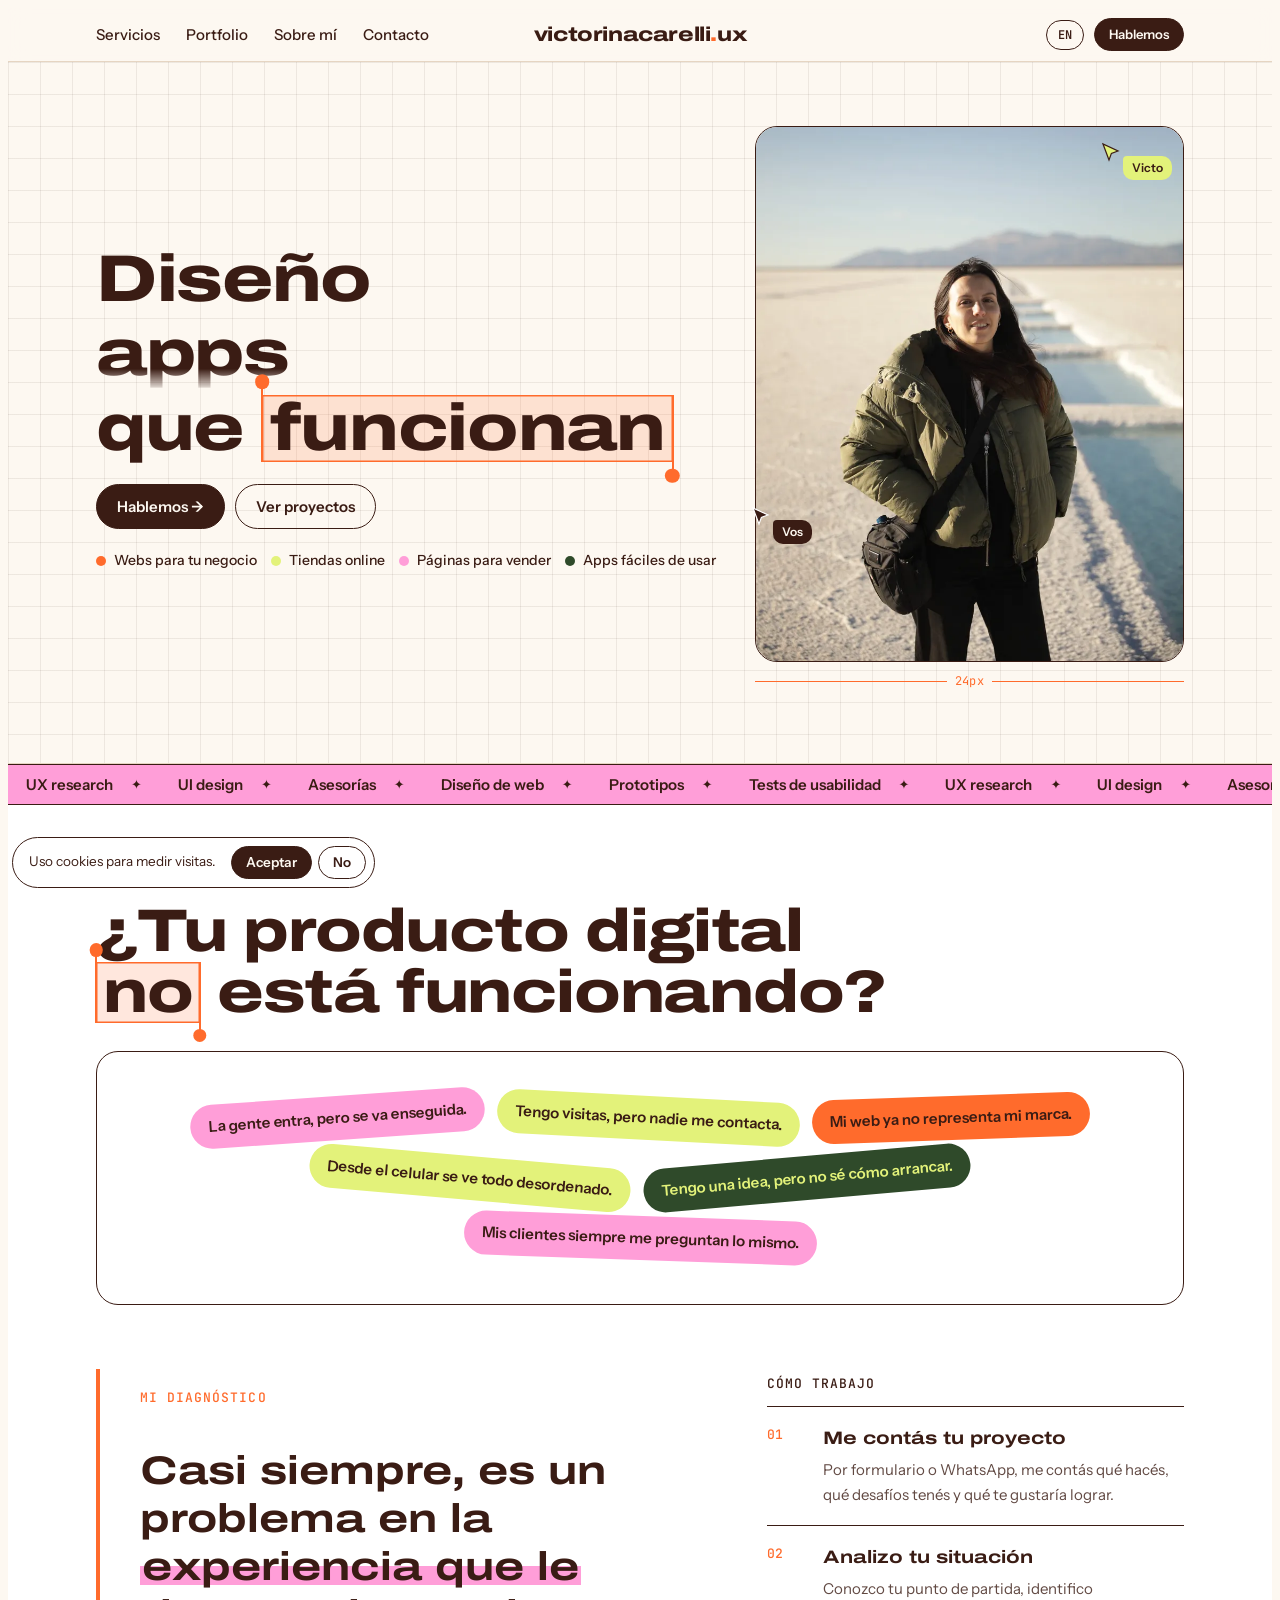
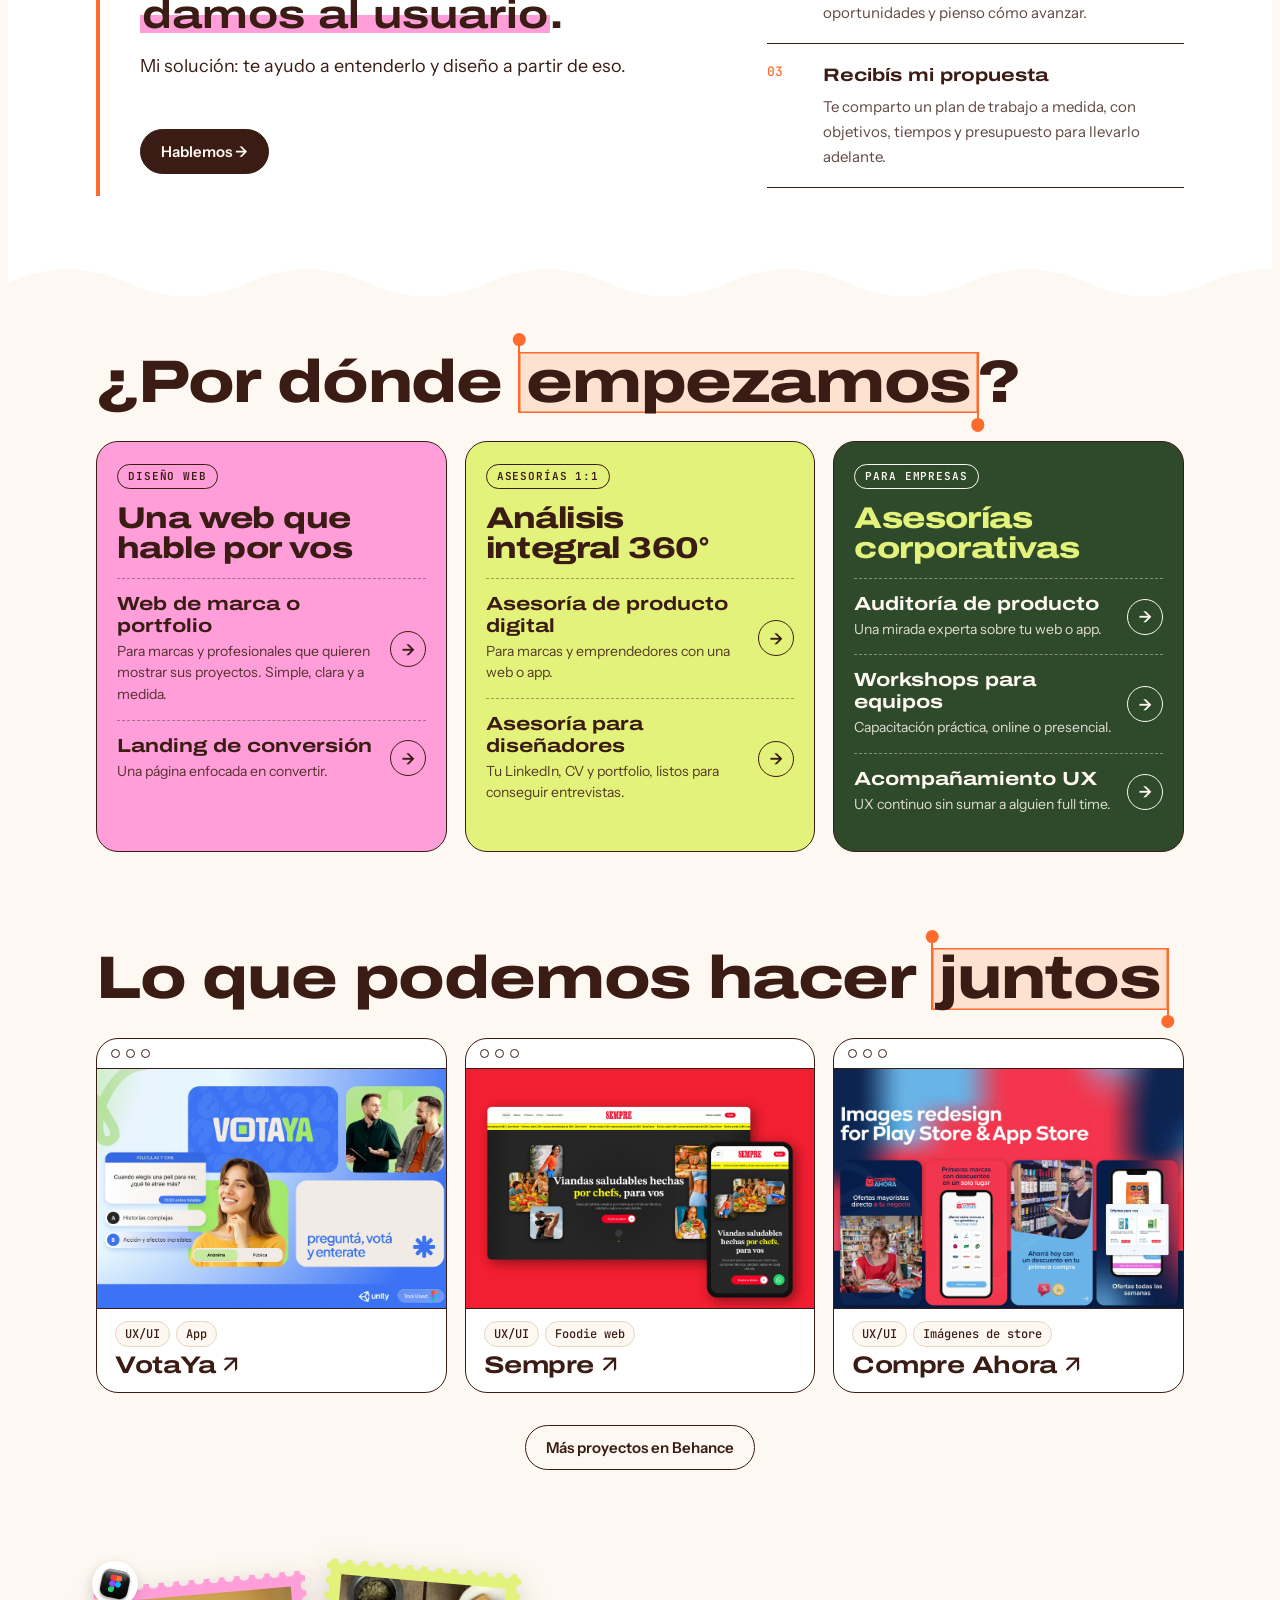
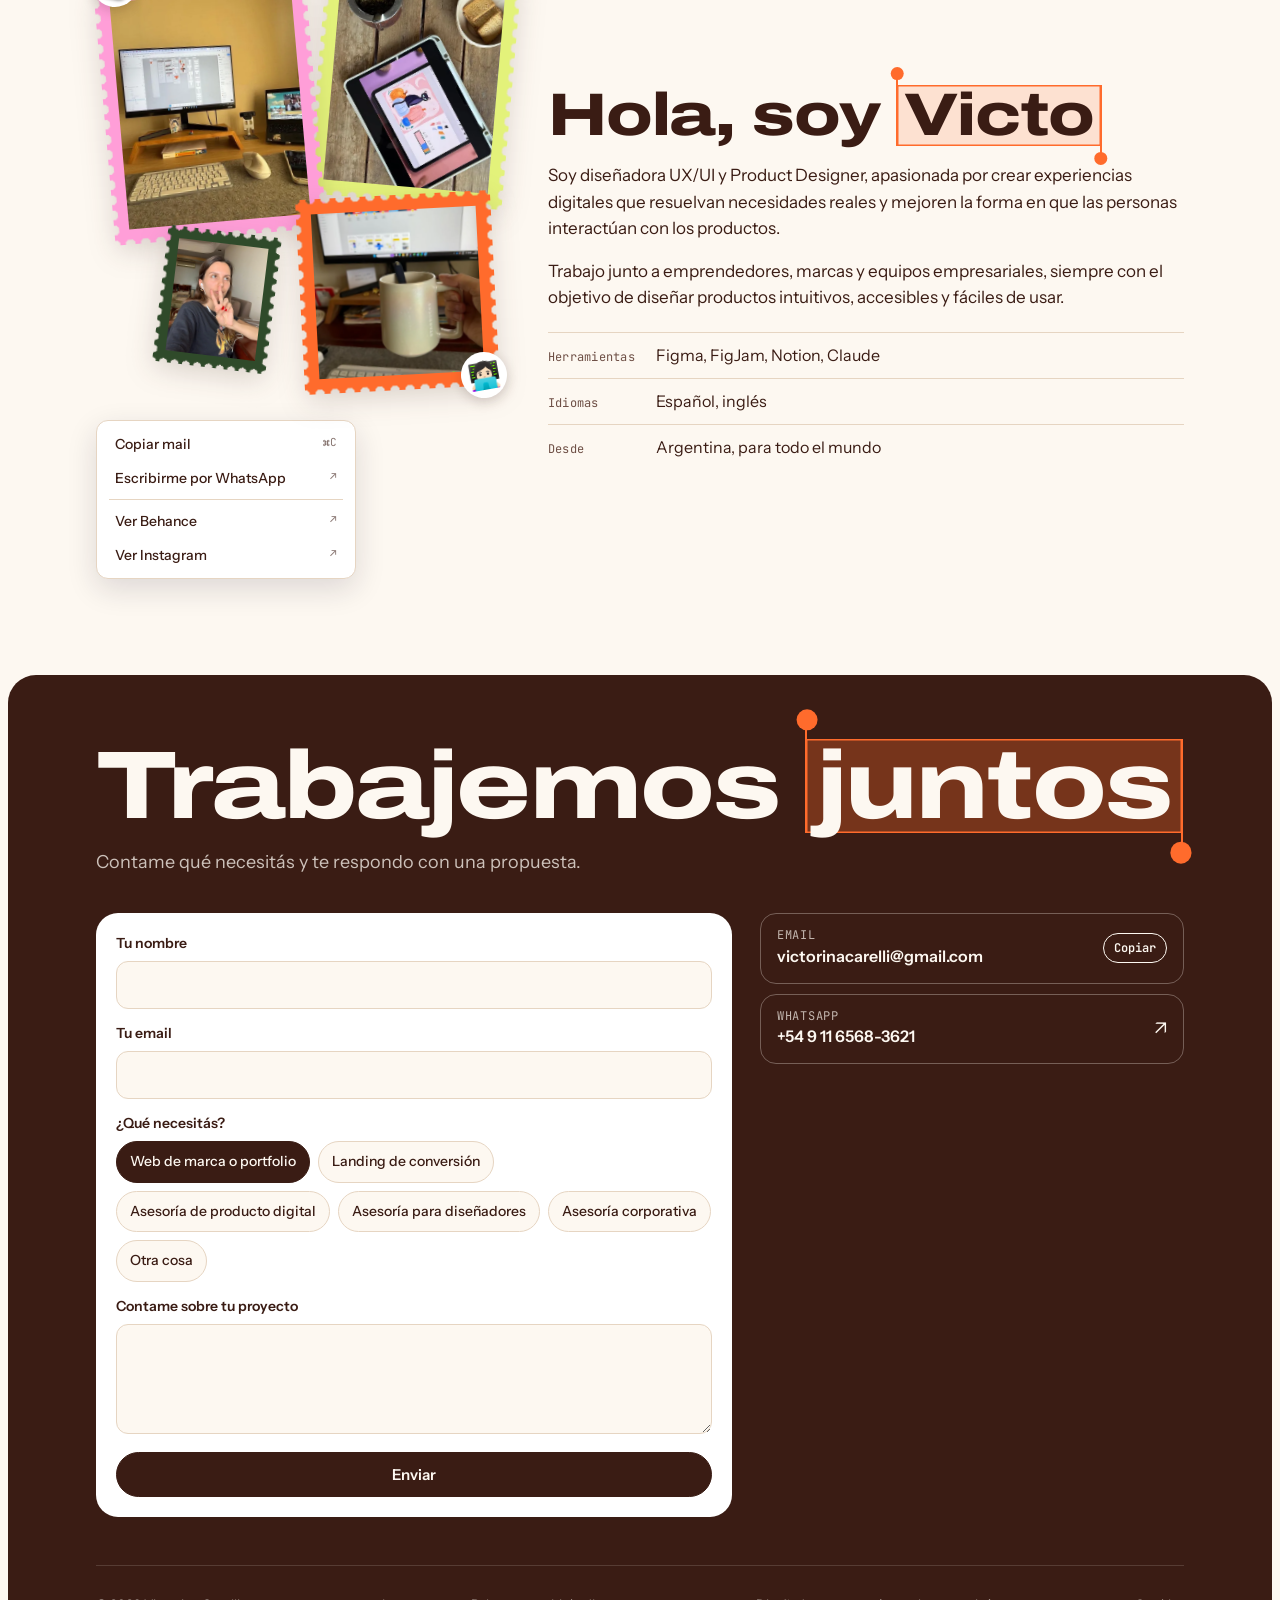
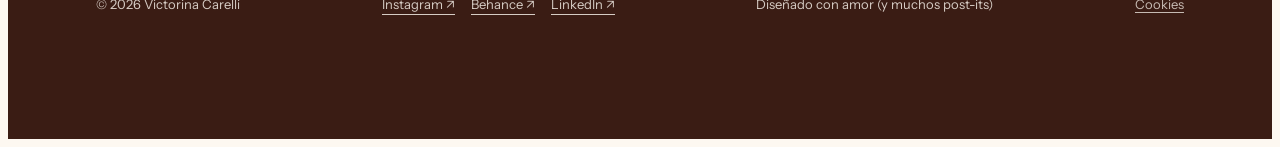
<file: index.html>
<!doctype html>
<html lang="es">
<head>
<meta charset="utf-8">
<meta name="viewport" content="width=device-width, initial-scale=1, viewport-fit=cover">
<title>Victorina Carelli · Diseñadora UX/UI freelance en Argentina</title>
<meta name="description" content="Victorina Carelli, diseñadora UX/UI freelance en Argentina. Diseño webs personales y landing pages, y doy asesorías UX para emprendedores, diseñadores y empresas.">
<link rel="canonical" href="https://victorinacarelli.com.ar/">
<link rel="icon" href="data:image/svg+xml,%3Csvg xmlns='http://www.w3.org/2000/svg' viewBox='0 0 64 64'%3E%3Crect width='64' height='64' rx='16' fill='%23CDB8F6'/%3E%3Cpath d='M18 14l12 34 5-14 14-5z' fill='%232F6BFF' stroke='%231D1630' stroke-width='3' stroke-linejoin='round'/%3E%3C/svg%3E">
<meta name="theme-color" content="#FDF8F1">
<meta property="og:type" content="website">
<meta property="og:url" content="https://victorinacarelli.com.ar/">
<meta property="og:title" content="Victorina Carelli · Diseñadora UX/UI">
<meta property="og:description" content="Diseño webs y apps que tus clientes entienden a la primera. Portfolio, asesorías y presupuestos.">
<meta property="og:locale" content="es_AR">
<meta property="og:site_name" content="Victorina Carelli">
<meta property="og:image" content="https://victorinacarelli.com.ar/assets/img/victo-hero.jpg">
<meta name="twitter:card" content="summary_large_image">
<link rel="preconnect" href="https://fonts.googleapis.com">
<link rel="preconnect" href="https://fonts.gstatic.com" crossorigin>
<link rel="stylesheet" href="https://fonts.googleapis.com/css2?family=Archivo:wdth,wght@125,500;125,700;125,800&family=Instrument+Sans:wght@400;500;600&family=JetBrains+Mono:wght@400;500&display=swap">
<link rel="stylesheet" href="/assets/site.css?v=59">
<script src="/assets/tracking.js?v=8"></script>
<link rel="preload" as="image" href="/assets/img/victo-hero.webp" type="image/webp" fetchpriority="high">
<script type="application/ld+json">
{
  "@context": "https://schema.org",
  "@graph": [
    {
      "@type": "Person",
      "@id": "https://victorinacarelli.com.ar/#victo",
      "name": "Victorina Carelli",
      "jobTitle": "Diseñadora UX/UI",
      "url": "https://victorinacarelli.com.ar/",
      "image": "https://victorinacarelli.com.ar/assets/img/victo-hero.jpg",
      "email": "mailto:victorinacarelli@gmail.com",
      "address": {"@type": "PostalAddress", "addressCountry": "AR"},
      "knowsLanguage": ["es", "en"],
      "knowsAbout": ["Diseño UX", "Diseño UI", "UX research", "UX writing", "Diseño web", "Landing pages"],
      "sameAs": [
        "https://www.linkedin.com/in/victorinacarelli",
        "https://www.instagram.com/victorinacarelli.ux",
        "https://www.behance.net/victoricarelli"
      ]
    },
    {
      "@type": "ProfessionalService",
      "@id": "https://victorinacarelli.com.ar/#servicios",
      "name": "Victorina Carelli · Diseño UX/UI",
      "url": "https://victorinacarelli.com.ar/",
      "image": "https://victorinacarelli.com.ar/assets/img/victo-hero.jpg",
      "founder": {"@id": "https://victorinacarelli.com.ar/#victo"},
      "areaServed": [{"@type": "Country", "name": "Argentina"}, "Latinoamérica"],
      "availableLanguage": ["es", "en"],
      "hasOfferCatalog": {
        "@type": "OfferCatalog",
        "name": "Servicios",
        "itemListElement": [
          {"@type": "Offer", "itemOffered": {"@type": "Service", "name": "Diseño de web personal, portfolio y landing pages"}},
          {"@type": "Offer", "itemOffered": {"@type": "Service", "name": "Asesoría UX 1:1 para emprendedores y diseñadores"}},
          {"@type": "Offer", "itemOffered": {"@type": "Service", "name": "Consultoría y auditoría UX para empresas"}}
        ]
      }
    },
    {
      "@type": "WebSite",
      "@id": "https://victorinacarelli.com.ar/#web",
      "url": "https://victorinacarelli.com.ar/",
      "name": "Victorina Carelli",
      "inLanguage": "es-AR",
      "publisher": {"@id": "https://victorinacarelli.com.ar/#victo"}
    }
  ]
}
</script>
</head>
<body>

<header class="top">
  <div class="wrap">
    <nav class="nav" aria-label="Secciones">
      <a href="#servicios" data-i18n="nav_services">Servicios</a>
      <a href="#portfolio" data-i18n="nav_portfolio">Portfolio</a>
      <a href="#bio" data-i18n="nav_bio">Sobre mí</a>
      <a href="#contacto" data-i18n="nav_contact">Contacto</a>
    </nav>
    <a class="logo" href="#inicio">victorinacarelli<span>.</span>ux</a>
    <div class="top-right">
      <div class="lang" role="group" aria-label="Idioma / Language">
        <button type="button" id="lang-es" aria-pressed="true" data-lang="es" aria-label="Ver en español">ES</button>
        <button type="button" id="lang-en" aria-pressed="false" data-lang="en" aria-label="View in English">EN</button>
      </div>
      <a class="btn btn-primary btn-sm top-cta" href="#contacto" data-i18n="cta_short">Hablemos</a>
      <button type="button" class="burger" id="burger" aria-expanded="false" aria-controls="mmenu" aria-label="Abrir menú"><i></i><i></i><i></i></button>
    </div>
  </div>
</header>
<div class="mmenu" id="mmenu" hidden>
  <nav aria-label="Menú">
    <a href="#servicios" data-i18n="nav_services">Servicios</a>
    <a href="#portfolio" data-i18n="nav_portfolio">Portfolio</a>
    <a href="#bio" data-i18n="nav_bio">Sobre mí</a>
    <a href="#contacto" data-i18n="nav_contact">Contacto</a>
  </nav>
  <a class="btn btn-primary mm-cta" href="#contacto" data-i18n="cta_quote">Hablemos →</a>
</div>

<a class="wa-fab" href="https://wa.me/5491165683621?text=Hola%20Victo%2C%20vi%20tu%20web%20y%20quiero%20consultarte%20por%20" target="_blank" rel="noopener" aria-label="WhatsApp">
  <svg viewBox="0 0 24 24" width="28" height="28" aria-hidden="true"><path fill="currentColor" d="M12 2a10 10 0 0 0-8.6 15.1L2 22l5-1.3A10 10 0 1 0 12 2zm0 18.2a8.2 8.2 0 0 1-4.2-1.2l-.3-.2-3 .8.8-2.9-.2-.3A8.2 8.2 0 1 1 12 20.2zm4.5-6.1c-.2-.1-1.5-.7-1.7-.8s-.4-.1-.6.1-.7.8-.8 1-.3.2-.5.1a6.7 6.7 0 0 1-3.3-2.9c-.3-.4.2-.4.7-1.4a.5.5 0 0 0 0-.4l-.8-1.9c-.2-.5-.4-.4-.6-.4h-.5a.9.9 0 0 0-.7.3 2.8 2.8 0 0 0-.9 2.1 4.9 4.9 0 0 0 1 2.6 11.2 11.2 0 0 0 4.3 3.8c1.6.7 2.2.7 3 .6a2.6 2.6 0 0 0 1.7-1.2 2.1 2.1 0 0 0 .1-1.2c0-.1-.2-.2-.4-.3z"/></svg>
</a>

<main>
  <!-- HERO -->
  <section id="inicio" class="hero">
    <div class="wrap">
      <div style="display:grid;gap:22px;min-width:0">
        <h1 data-i18n-html="hero_title">Diseño <span class="rot"><span class="sr-only">apps, webs, landings y experiencias</span><span class="rot-win" aria-hidden="true"><span class="rot-track"><span>experiencias</span><span class="on">apps</span><span>webs</span><span>landings</span><span>experiencias</span><span>apps</span><span>webs</span></span></span></span> <span class="h-end">que <span class="sel"><i></i>funcionan<i></i></span></span></h1>
        <div class="ctas">
          <a class="btn btn-primary" href="#contacto" data-i18n="cta_quote">Hablemos →</a>
          <a class="btn btn-ghost" href="#portfolio" data-i18n="cta_work">Ver proyectos</a>
        </div>
        <p class="skills" aria-label="Lo que diseño">
          <span class="tag" data-i18n="tag_b1">Webs para tu negocio</span>
          <span class="tag" data-i18n="tag_b2">Tiendas online</span>
          <span class="tag" data-i18n="tag_b3">Páginas para vender</span>
          <span class="tag" data-i18n="tag_b4">Apps fáciles de usar</span>
        </p>
      </div>
      <div style="min-width:0;display:grid;gap:10px">
        <div class="photo photo-real">
          <picture>
            <source srcset="/assets/img/victo-hero.webp" type="image/webp">
            <img src="/assets/img/victo-hero.jpg" alt="Victorina Carelli sonriendo en las Salinas Grandes" width="800" height="1000" fetchpriority="high">
          </picture>
          <div class="cursor c1" aria-hidden="true">
            <svg viewBox="0 0 20 20"><path d="M2 2l6 16 2.4-6.6L17 9z" stroke="#fff" stroke-width="1.2"/></svg>
            <b>Victo</b>
          </div>
          <div class="cursor c2" aria-hidden="true">
            <svg viewBox="0 0 20 20"><path d="M2 2l6 16 2.4-6.6L17 9z" stroke="#fff" stroke-width="1.2"/></svg>
            <b data-i18n="cursor_you">Vos</b>
          </div>
        </div>
        <div class="redline mono" aria-hidden="true">24px</div>
      </div>
    </div>
  </section>

  <div class="marquee" aria-hidden="true">
    <div class="track" id="marquee"></div>
  </div>

  <!-- PAINS -->
  <section class="sec sec-color" aria-labelledby="pains-title">
    <div class="wrap">
      <div class="sec-head">
        <h2 id="pains-title" data-i18n-html="pains_title">¿Tu producto digital <span class="sel"><i></i>no<i></i></span> está funcionando?</h2>
      </div>
      <div class="pains">
        <span class="pain" data-i18n="pain1">La gente entra, pero se va enseguida.</span>
        <span class="pain" data-i18n="pain2">Tengo visitas, pero nadie me contacta.</span>
        <span class="pain" data-i18n="pain3">Mi web ya no representa mi marca.</span>
        <span class="pain" data-i18n="pain4">Desde el celular se ve todo desordenado.</span>
        <span class="pain" data-i18n="pain5">Tengo una idea, pero no sé cómo arrancar.</span>
        <span class="pain" data-i18n="pain6">Mis clientes siempre me preguntan lo mismo.</span>
      </div>
      <div class="solution">
        <p class="sol-kicker" data-i18n="sol_tag">Mi diagnóstico</p>
      <p class="pains-foot"><strong data-i18n-html="pains_foot_t">Casi siempre, es un problema en la <mark class="hl">experiencia<br class="br-d"> que le damos al usuario</mark>.</strong><span data-i18n="pains_foot">Mi solución: te ayudo a entenderlo y diseño a partir de eso.</span></p>
        <div class="ctas pains-cta"><a class="btn btn-primary" href="#contacto" data-i18n="pains_cta">Hablemos →</a></div>
        <div class="sol-side">
          <p class="sol-kicker sol-kicker-ink" data-i18n="how_t">Cómo trabajo</p>
          <ol class="dsteps">
            <li><b>01</b><div><strong data-i18n="how1_t">Me contás tu proyecto</strong><span data-i18n="how1_s">Por formulario o WhatsApp, me contás qué hacés, qué desafíos tenés y qué te gustaría lograr.</span></div></li>
            <li><b>02</b><div><strong data-i18n="how2_t">Analizo tu situación</strong><span data-i18n="how2_s">Conozco tu punto de partida, identifico oportunidades y pienso cómo avanzar.</span></div></li>
            <li><b>03</b><div><strong data-i18n="how3_t">Recibís mi propuesta</strong><span data-i18n="how3_s">Te comparto un plan de trabajo a medida, con objetivos, tiempos y presupuesto para llevarlo adelante.</span></div></li>
          </ol>
        </div>
      </div>
    </div>
  </section>

  <!-- SERVICES -->
  <section id="servicios" class="sec" style="padding-top:0" aria-labelledby="sv-title">
    <div class="wrap">
      <div class="sec-head">
        <h2 id="sv-title" data-i18n-html="sv_title">¿Por dónde <span class="sel"><i></i>empezamos<i></i></span>?</h2>
      </div>
      <div class="svc-groups">
        <article class="group g-web">
          <span class="group-label" data-i18n="g_web_l">Diseño web</span>
          <h3 data-i18n="g_web_t">Una web que hable por vos</h3>
          <div class="items">
            <a class="item" href="#contacto" data-need="w1"><strong data-i18n="w1_t">Web de marca o portfolio</strong><span data-i18n="w1_s">Para marcas y profesionales que quieren mostrar sus proyectos. Simple, clara y a medida.</span><i class="go" aria-hidden="true"><b>→</b></i></a>
            <a class="item" href="#contacto" data-need="w2"><strong data-i18n="w2_t">Landing de conversión</strong><span data-i18n="w2_s">Una página enfocada en convertir.</span><i class="go" aria-hidden="true"><b>→</b></i></a>
          </div>
        </article>
        <article class="group g-1on1">
          <span class="group-label" data-i18n="g_1on1_l">Asesorías 1:1</span>
          <h3 data-i18n="g_1on1_t">Análisis integral 360°</h3>
          <div class="items">
            <a class="item" href="#contacto" data-need="a1"><strong data-i18n="a1_t">Asesoría de producto digital</strong><span data-i18n="a1_s">Para marcas y emprendedores con una web o app.</span><i class="go" aria-hidden="true"><b>→</b></i></a>
            <a class="item" href="#contacto" data-need="a2"><strong data-i18n="a2_t">Asesoría para diseñadores</strong><span data-i18n="a2_s">Tu LinkedIn, CV y portfolio, listos para conseguir entrevistas.</span><i class="go" aria-hidden="true"><b>→</b></i></a>
          </div>
        </article>
        <article class="group g-corp">
          <span class="group-label" data-i18n="g_corp_l">Para empresas</span>
          <h3 data-i18n="g_corp_t">Asesorías corporativas</h3>
          <div class="items">
            <a class="item" href="#contacto" data-need="corp" data-sub="c1_t"><strong data-i18n="c1_t">Auditoría de producto</strong><span data-i18n="c1_s">Una mirada experta sobre tu web o app.</span><i class="go" aria-hidden="true"><b>→</b></i></a>
            <a class="item" href="#contacto" data-need="corp" data-sub="c2_t"><strong data-i18n="c2_t">Workshops para equipos</strong><span data-i18n="c2_s">Capacitación práctica, online o presencial.</span><i class="go" aria-hidden="true"><b>→</b></i></a>
            <a class="item" href="#contacto" data-need="corp" data-sub="c3_t"><strong data-i18n="c3_t">Acompañamiento UX</strong><span data-i18n="c3_s">UX continuo sin sumar a alguien full time.</span><i class="go" aria-hidden="true"><b>→</b></i></a>
          </div>
        </article>
      </div>
    </div>
  </section>

  <!-- PORTFOLIO -->
  <section id="portfolio" class="sec" style="padding-top:0" aria-labelledby="portfolio-title">
    <div class="wrap">
      <div class="sec-head">
        <h2 id="portfolio-title" data-i18n-html="pf_title">Lo que podemos hacer <span class="sel"><i></i>juntos<i></i></span></h2>
      </div>
      <div class="grid three">
        <a class="project wide" href="https://www.behance.net/gallery/244500389/VotaYa-Opinion-Platform-UXUI" target="_blank" rel="noopener">
          <div class="bar"><i></i><i></i><i></i></div>
          <div class="thumb has-img"><img src="/assets/img/votaya.webp" alt="Portada de VotaYa: app para preguntar, votar y enterarte" width="1800" height="1241" loading="lazy" decoding="async"></div>
          <div class="p-body">
            <div class="p-meta"><span class="chip">UX/UI</span><span class="chip">App</span></div>
            <h3 data-i18n="p1_t">VotaYa</h3>
          </div>
        </a>
        <a class="project" href="https://semprehoy.com/" target="_blank" rel="noopener">
          <div class="bar"><i></i><i></i><i></i></div>
          <div class="thumb has-img"><img src="/assets/img/sempre.webp" alt="Web de Sempre en desktop y mobile" width="1800" height="1241" loading="lazy" decoding="async"></div>
          <div class="p-body">
            <div class="p-meta"><span class="chip">UX/UI</span><span class="chip" data-i18n="chip_live">Foodie web</span></div>
            <h3 data-i18n="p2_t">Sempre</h3>
          </div>
        </a>
        <a class="project" href="https://www.behance.net/gallery/212072231/Redesign-of-store-images" target="_blank" rel="noopener">
          <div class="bar"><i></i><i></i><i></i></div>
          <div class="thumb has-img"><img src="/assets/img/compre-ahora.webp" alt="Imágenes rediseñadas de Compre Ahora para Play Store y App Store" width="1668" height="1150" loading="lazy" decoding="async"></div>
          <div class="p-body">
            <div class="p-meta"><span class="chip">UX/UI</span><span class="chip" data-i18n="chip_store">Imágenes de store</span></div>
            <h3 data-i18n="p3_t">Compre Ahora</h3>
          </div>
        </a>
      </div>
      <a class="btn btn-ghost see-all" href="https://www.behance.net/victoricarelli" target="_blank" rel="noopener" data-i18n="pf_all">Más proyectos en Behance</a>
    </div>
  </section>

  <!-- BIO -->
  <section id="bio" class="sec" style="padding-top:0" aria-labelledby="bio-title">
    <div class="wrap bio">
      <div style="display:grid;gap:14px;min-width:0">
        <div class="collage" role="img" aria-label="Collage de fotos de Victo: su escritorio, mate con iPad, café frente al monitor y una selfie">
          <figure class="stamp st-1"><div class="st-in"><img src="/assets/img/bio-escritorio.webp" alt="" width="540" height="960" loading="lazy"></div></figure>
          <figure class="stamp st-2"><div class="st-in"><img src="/assets/img/bio-ipad.webp" alt="" width="539" height="960" loading="lazy"></div></figure>
          <figure class="stamp st-3"><div class="st-in"><img src="/assets/img/bio-taza.webp" alt="" width="720" height="960" loading="lazy"></div></figure>
          <figure class="stamp st-4"><div class="st-in"><img src="/assets/img/bio-selfie.webp" alt="" width="720" height="960" loading="lazy"></div></figure>
          <span class="st-sticker" aria-hidden="true"><i class="pill3d"><svg viewBox="0 0 38 57" width="12" height="18"><path fill="#00B6FF" d="M19 28.5a9.5 9.5 0 1 1 19 0 9.5 9.5 0 0 1-19 0z"/><path fill="#24CB71" d="M0 47.5A9.5 9.5 0 0 1 9.5 38H19v9.5a9.5 9.5 0 1 1-19 0z"/><path fill="#FF7237" d="M19 0v19h9.5a9.5 9.5 0 1 0 0-19H19z"/><path fill="#FF3737" d="M0 9.5A9.5 9.5 0 0 0 9.5 19H19V0H9.5A9.5 9.5 0 0 0 0 9.5z"/><path fill="#874FFF" d="M0 28.5A9.5 9.5 0 0 0 9.5 38H19V19H9.5A9.5 9.5 0 0 0 0 28.5z"/></svg></i></span>
          <span class="st-sticker st-sticker-2" aria-hidden="true"><span class="emo">👩🏻‍💻</span></span>
        </div>
        <div class="ctx" role="menu" aria-label="Accesos rápidos">
          <button type="button" role="menuitem" id="ctx-copy" data-copy="victorinacarelli@gmail.com"><span data-i18n="ctx_copy">Copiar mail</span><kbd>⌘C</kbd></button>
          <a role="menuitem" href="https://wa.me/5491165683621" target="_blank" rel="noopener"><span data-i18n="ctx_wa">Escribirme por WhatsApp</span><kbd>↗</kbd></a>
          <hr>
          <a role="menuitem" href="https://www.behance.net/victoricarelli" target="_blank" rel="noopener"><span data-i18n="ctx_be">Ver Behance</span><kbd>↗</kbd></a>
          <a role="menuitem" href="https://www.instagram.com/victorinacarelli.ux" target="_blank" rel="noopener"><span data-i18n="ctx_ig">Ver Instagram</span><kbd>↗</kbd></a>
        </div>
      </div>
      <div class="bio-text">
        <h2 id="bio-title" data-i18n-html="bio_title">Hola, soy <span class="sel"><i></i>Victo<i></i></span></h2>
        <p data-i18n="bio_p1">Soy diseñadora UX/UI y Product Designer, apasionada por crear experiencias digitales que resuelvan necesidades reales y mejoren la forma en que las personas interactúan con los productos.</p>
        <p data-i18n="bio_p2">Trabajo junto a emprendedores, marcas y equipos empresariales, siempre con el objetivo de diseñar productos intuitivos, accesibles y fáciles de usar.</p>
        <div class="facts">
          <div class="fact"><span class="mono" data-i18n="f_tools">Herramientas</span><span>Figma, FigJam, Notion, Claude</span></div>
          <div class="fact"><span class="mono" data-i18n="f_lang">Idiomas</span><span data-i18n="f_lang_v">Español, inglés</span></div>
          <div class="fact"><span class="mono" data-i18n="f_where">Desde</span><span data-i18n="f_where_v">Argentina, para todo el mundo</span></div>
        </div>
      </div>
    </div>
  </section>

  <!-- CONTACT -->
  <section id="contacto" class="contact" aria-labelledby="ct-title">
    <div class="wrap sec">
      <h2 id="ct-title" data-i18n-html="ct_title">Trabajemos <span class="sel"><i></i>juntos<i></i></span></h2>
      <p class="lead" data-i18n="ct_lead">Contame qué necesitás y te respondo con una propuesta.</p>

      <div class="c-grid">
        <form id="quote-form" action="https://formspree.io/f/mgakokyd" method="POST" novalidate>
          <input type="hidden" name="_subject" value="Nueva consulta desde la web">
          <p hidden><label>No completar: <input name="_gotcha" tabindex="-1" autocomplete="off"></label></p>
          <div class="field">
            <label for="f-name" data-i18n="f_name">Tu nombre</label>
            <input id="f-name" name="name" autocomplete="name" required>
          </div>
          <div class="field">
            <label for="f-email" data-i18n="f_email">Tu email</label>
            <input id="f-email" name="email" type="email" autocomplete="email" required>
          </div>
          <fieldset class="chips-input">
            <legend data-i18n="f_need">¿Qué necesitás?</legend>
            <label><input type="radio" name="need" id="need-w1" value="Web de marca o portfolio" checked><span data-i18n="w1_t">Web de marca o portfolio</span></label>
            <label><input type="radio" name="need" id="need-w2" value="Landing de conversión"><span data-i18n="w2_t">Landing de conversión</span></label>
            <label><input type="radio" name="need" id="need-a1" value="Asesoría de producto digital"><span data-i18n="a1_t">Asesoría de producto digital</span></label>
            <label><input type="radio" name="need" id="need-a2" value="Asesoría para diseñadores"><span data-i18n="a2_t">Asesoría para diseñadores</span></label>
            <label><input type="radio" name="need" id="need-corp" value="Asesoría corporativa"><span data-i18n="f_corp">Asesoría corporativa</span></label>
            <label><input type="radio" name="need" id="need-other" value="Otra cosa"><span data-i18n="f_other">Otra cosa</span></label>
          </fieldset>
          <div class="field">
            <label for="f-msg" data-i18n="f_msg">Contame sobre tu proyecto</label>
            <textarea id="f-msg" name="message"></textarea>
          </div>
          <button class="btn btn-primary" type="submit" data-i18n="f_send">Enviar</button>
          <p class="form-note" id="form-note" data-i18n="f_note"></p>
          <p class="form-ok" id="form-ok" hidden data-i18n="f_ok">¡Gracias! Recibí tu consulta y te escribo pronto.</p>
        </form>

        <div class="channels">
          <div class="channel">
            <div><small>Email</small><strong id="mail-text">victorinacarelli@gmail.com</strong></div>
            <button type="button" class="copy" id="copy-mail" data-copy="victorinacarelli@gmail.com" data-i18n="copy">Copiar</button>
          </div>
          <a class="channel" href="https://wa.me/5491165683621" target="_blank" rel="noopener">
            <div><small>WhatsApp</small><strong>+54 9 11 6568-3621</strong></div><span class="arrow">↗</span>
          </a>
        </div>
      </div>

      <footer>
        <span>© 2026 Victorina Carelli</span>
        <nav class="foot-social" aria-label="Redes">
          <a href="https://www.instagram.com/victorinacarelli.ux" target="_blank" rel="noopener">Instagram ↗</a>
          <a href="https://www.behance.net/victoricarelli" target="_blank" rel="noopener">Behance ↗</a>
          <a href="https://www.linkedin.com/in/victorinacarelli" target="_blank" rel="noopener">LinkedIn ↗</a>
        </nav>
        <span data-i18n="foot">Diseñado con amor (y muchos post-its)</span>
      </footer>
    </div>
  </section>
</main>

<script>
(function(){
  const sel = w => '<span class="sel"><i></i>'+w+'<i></i></span>';
  const rot = (ws, label) => { const items=[ws[ws.length-1]].concat(ws, ws.slice(0,2)); return '<span class="rot"><span class="sr-only">'+label+'</span><span class="rot-win" aria-hidden="true"><span class="rot-track">'+items.map((w,i)=>'<span'+(i===1?' class="on"':'')+'>'+w+'</span>').join('')+'</span></span></span>'; };
  const T = {
    es:{
      nav_portfolio:"Portfolio",nav_services:"Servicios",nav_bio:"Sobre mí",nav_contact:"Contacto",cta_short:"Hablemos",
      hero_eyebrow:"UX/UI Designer · Asesorías · Diseño web",
      hero_title:"Diseño "+rot(["apps","webs","landings","experiencias"],"apps, webs, landings y experiencias")+" <span class=\"h-end\">que "+sel("funcionan")+"</span>",
      hero_lead:"Ordeno lo que tenés en la cabeza y lo convierto en una experiencia clara, linda y que vende.",
      cta_quote:"Hablemos →",cta_work:"Ver proyectos",tag_b1:"Webs para tu negocio",tag_b2:"Tiendas online",tag_b3:"Páginas para vender",tag_b4:"Apps fáciles de usar",
      ph_photo:"Tu foto recortada acá",ph_photo_hint:"pose divertida, fondo liso",ph_photo2:"Otra foto tuya",cursor_you:"Vos",
      marquee:["UX research","UI design","Asesorías","Diseño de web","Prototipos","Tests de usabilidad"],
      pains_eyebrow:"Diagnóstico rápido",pains_title:"¿Tu producto digital "+sel("no")+" está funcionando?",
      pain1:"La gente entra, pero se va enseguida.",pain2:"Tengo visitas, pero nadie me contacta.",pain3:"Mi web ya no representa mi marca.",pain4:"Desde el celular se ve todo desordenado.",pain5:"Tengo una idea, pero no sé cómo arrancar.",pain6:"Mis clientes siempre me preguntan lo mismo.",
      pains_cta:"Hablemos →",sol_tag:"Mi diagnóstico",how_t:"Cómo trabajo",how1_t:"Me contás tu proyecto",how1_s:"Por formulario o WhatsApp, me contás qué hacés, qué desafíos tenés y qué te gustaría lograr.",how2_t:"Analizo tu situación",how2_s:"Conozco tu punto de partida, identifico oportunidades y pienso cómo avanzar.",how3_t:"Recibís mi propuesta",how3_s:"Te comparto un plan de trabajo a medida, con objetivos, tiempos y presupuesto para llevarlo adelante.",pains_foot_t:'Casi siempre, es un problema en la <mark class="hl">experiencia<br class="br-d"> que le damos al usuario</mark>.',pains_foot:"Mi solución: te ayudo a entenderlo y diseño a partir de eso.",
      pf_eyebrow:"Portfolio",pf_title:"Lo que podemos hacer "+sel("juntos"),sample:"Ejemplo",chip_ai:"Con IA",
      p1_t:"VotaYa",p1_d:"Ver el caso ↗",chip_web:"Plataforma web",chip_redesign:"Rediseño",
      p2_t:"Sempre",p2_d:"Ver la web ↗",chip_live:"Foodie web",
      p3_t:"Compre Ahora",chip_store:"Imágenes de store",p3_d:"Ver el caso ↗",
      pf_all:"Más proyectos en Behance",
      sv_eyebrow:"Mis servicios",sv_title:"¿Por dónde "+sel("empezamos")+"?",sample_services:"Textos de ejemplo",
      g_web_l:"Diseño web",g_web_t:"Una web que hable por vos",
      w1_t:"Web de marca o portfolio",w1_s:"Para marcas y profesionales que quieren mostrar sus proyectos. Simple, clara y a medida.",w2_t:"Landing de conversión",w2_s:"Una página enfocada en convertir.",
      g_1on1_l:"Asesorías 1:1",g_1on1_t:"Análisis integral 360°",
      a1_t:"Asesoría de producto digital",a1_s:"Para marcas y emprendedores con una web o app.",a2_t:"Asesoría para diseñadores",a2_s:"Tu LinkedIn, CV y portfolio, listos para conseguir entrevistas.",
      g_corp_l:"Para empresas",g_corp_t:"Asesorías corporativas",
      c1_t:"Auditoría de producto",c1_s:"Una mirada experta sobre tu web o app.",c2_t:"Workshops para equipos",c2_s:"Capacitación práctica, online o presencial.",c3_t:"Acompañamiento UX",c3_s:"UX continuo sin sumar a alguien full time.",
      f_corp:"Asesoría corporativa",
      bio_eyebrow:"Mini bio",bio_title:"Hola, soy "+sel("Victo"),
      bio_p1:"Soy diseñadora UX/UI y Product Designer, apasionada por crear experiencias digitales que resuelvan necesidades reales y mejoren la forma en que las personas interactúan con los productos.",
      bio_p2:"Trabajo junto a emprendedores, marcas y equipos empresariales, siempre con el objetivo de diseñar productos intuitivos, accesibles y fáciles de usar.",
      sample_bio:"Bio de ejemplo, la cambiamos por la tuya",f_tools:"Herramientas",f_lang:"Idiomas",f_lang_v:"Español, inglés",f_where:"Desde",f_where_v:"Argentina, para todo el mundo",
      ctx_copy:"Copiar mail",ctx_wa:"Escribirme por WhatsApp",ctx_be:"Ver Behance",ctx_ig:"Ver Instagram",
      ct_eyebrow:"Hablemos",ct_title:"Trabajemos "+sel("juntos"),ct_lead:"Contame qué necesitás y te respondo con una propuesta.",
      f_name:"Tu nombre",f_email:"Tu email",f_need:"¿Qué necesitás?",f_other:"Otra cosa",f_budget:"Presupuesto aproximado",f_b0:"Todavía no sé",f_b3:"Más de USD 800",
      f_msg:"Contame sobre tu proyecto",f_send:"Enviar",f_note:"",
      f_ok:"¡Gracias! Recibí tu consulta y te escribo pronto.",f_err:"Completá tu nombre y un email válido.",f_fail:"No se pudo enviar. Probá de nuevo o escribime por WhatsApp.",
      copy:"Copiar",copied:"¡Copiado!",foot:"Diseñado con amor (y muchos post-its)"
    },
    en:{
      nav_portfolio:"Work",nav_services:"Services",nav_bio:"About",nav_contact:"Contact",cta_short:"Let's talk",
      hero_eyebrow:"UX/UI Designer · Consulting · Web design",
      hero_title:"I design "+rot(["apps","websites","landings","experiences"],"apps, websites, landings and experiences")+" <span class=\"h-end\">that "+sel("work")+"</span>",
      hero_lead:"I take the idea in your head and turn it into an experience that is clear, beautiful and sells.",
      cta_quote:"Let's talk →",cta_work:"See my work",tag_b1:"Websites for your business",tag_b2:"Online stores",tag_b3:"Sales pages",tag_b4:"Easy-to-use apps",
      ph_photo:"Your cut-out photo here",ph_photo_hint:"fun pose, plain background",ph_photo2:"Another photo of you",cursor_you:"You",
      marquee:["UX research","UI design","Consulting","Web design","Prototypes","Usability testing"],
      pains_eyebrow:"Quick check",pains_title:"Is your digital product "+sel("not")+" working?",
      pain1:"People come in, but leave right away.",pain2:"I get visits, but nobody contacts me.",pain3:"My website no longer reflects my brand.",pain4:"On mobile everything looks messy.",pain5:"I have an idea, but don't know how to start.",pain6:"My clients always ask me the same thing.",
      pains_cta:"Let's talk →",sol_tag:"My diagnosis",how_t:"How I work",how1_t:"You tell me about your project",how1_s:"Through the form or WhatsApp, you tell me what you do, what challenges you face and what you'd like to achieve.",how2_t:"I analyze your situation",how2_s:"I get to know your starting point, spot opportunities and think about how to move forward.",how3_t:"You get my proposal",how3_s:"I share a tailored work plan, with goals, timeline and budget to make it happen.",pains_foot_t:'Most of the time, it\'s a problem with the <mark class="hl">experience<br class="br-d"> we give the user</mark>.',pains_foot:"My solution: I help you understand it and design from there.",
      pf_eyebrow:"Work",pf_title:"What we can do "+sel("together"),sample:"Sample",chip_ai:"AI-built",
      p1_t:"VotaYa",p1_d:"See the case ↗",chip_web:"Web platform",chip_redesign:"Redesign",
      p2_t:"Sempre",p2_d:"Visit the site ↗",chip_live:"Foodie web",
      p3_t:"Compre Ahora",chip_store:"Store images",p3_d:"See the case ↗",
      pf_all:"More projects on Behance",
      sv_eyebrow:"Services",sv_title:"Where do we "+sel("start")+"?",sample_services:"Sample copy",
      g_web_l:"Web design",g_web_t:"A website that speaks for you",
      w1_t:"Brand website or portfolio",w1_s:"For brands and professionals who want to show their projects. Simple, clear and tailored.",w2_t:"Conversion landing page",w2_s:"A page focused on converting.",
      g_1on1_l:"1:1 sessions",g_1on1_t:"360° in-depth review",
      a1_t:"Digital product session",a1_s:"For brands and founders with a website or app.",a2_t:"Session for designers",a2_s:"Your LinkedIn, CV and portfolio, ready to land interviews.",
      g_corp_l:"For companies",g_corp_t:"Corporate consulting",
      c1_t:"Product audit",c1_s:"An expert look at your website or app.",c2_t:"Team workshops",c2_s:"Hands-on training, online or on site.",c3_t:"Ongoing UX support",c3_s:"Continuous UX without a full-time hire.",
      f_corp:"Corporate consulting",
      bio_eyebrow:"About",bio_title:"Hi, I'm "+sel("Victo"),
      bio_p1:"I'm a UX/UI and Product Designer, passionate about creating digital experiences that solve real needs and improve the way people interact with products.",
      bio_p2:"I work with entrepreneurs, brands and business teams, always aiming to design products that are intuitive, accessible and easy to use.",
      sample_bio:"Sample bio, we'll replace it with yours",f_tools:"Tools",f_lang:"Languages",f_lang_v:"Spanish, English",f_where:"Based in",f_where_v:"Argentina, working worldwide",
      ctx_copy:"Copy email",ctx_wa:"Message me on WhatsApp",ctx_be:"See Behance",ctx_ig:"See Instagram",
      ct_eyebrow:"Let's talk",ct_title:"Let's work "+sel("together"),ct_lead:"Tell me what you need and I'll reply with a proposal.",
      f_name:"Your name",f_email:"Your email",f_need:"What do you need?",f_other:"Something else",f_budget:"Approximate budget",f_b0:"Not sure yet",f_b3:"Over USD 800",
      f_msg:"Tell me about your project",f_send:"Send",f_note:"",
      f_ok:"Thanks! I got your message and will be in touch soon.",f_err:"Please add your name and a valid email.",f_fail:"It couldn't be sent. Please try again or message me on WhatsApp.",
      copy:"Copy",copied:"Copied!",foot:"Designed with love (and lots of sticky notes)"
    }
  };
  let lang = "es";
  function renderMarquee(){
    const items = T[lang].marquee;
    const m = document.getElementById("marquee");
    /* Dos secuencias iguales que se desplazan juntas: cada capa es chica (iOS Safari deja en blanco capas animadas muy anchas). */
    const one = items.map(t=>"<span>"+t+"</span>").join("");
    m.innerHTML = '<div class="seq">'+one+'</div>';
    const seq = m.firstChild, w1 = seq.scrollWidth || 1;
    const reps = Math.max(1, Math.ceil((window.innerWidth || 1024) / w1));
    seq.innerHTML = one.repeat(reps);
    m.innerHTML = '<div class="seq">'+seq.innerHTML+'</div><div class="seq" aria-hidden="true">'+seq.innerHTML+'</div>';
    m.style.setProperty("--mq-dur", (14 * reps) + "s"); /* misma velocidad que antes: ~14 s por cada vuelta de palabras */
  }
  function setLang(l){
    lang = l;
    document.documentElement.lang = l;
    document.querySelectorAll("[data-i18n]").forEach(el=>{const v=T[l][el.dataset.i18n]; if(typeof v==="string") el.textContent=v;});
    document.querySelectorAll("[data-i18n-html]").forEach(el=>{const v=T[l][el.dataset.i18nHtml]; if(v) el.innerHTML=v;});
    document.querySelectorAll(".lang button").forEach(b=>b.setAttribute("aria-pressed", String(b.dataset.lang===l)));
    renderMarquee();
    try{localStorage.setItem("victo-lang", l)}catch(e){}
  }
  document.querySelectorAll(".lang button").forEach(b=>b.addEventListener("click",()=>setLang(b.dataset.lang)));
  { let lw = window.innerWidth, rt; window.addEventListener("resize",()=>{ clearTimeout(rt); rt=setTimeout(()=>{ if(window.innerWidth>lw){ lw=window.innerWidth; renderMarquee(); } },200); }); }
  let saved=null; try{saved=localStorage.getItem("victo-lang")}catch(e){}
  setLang(saved==="en"?"en":"es");

  function copyFrom(btn, labelKey){
    const text = btn.dataset.copy;
    const done = ()=>{ const span = labelKey ? btn.querySelector("span") || btn : btn; const prev = span.textContent; span.textContent = T[lang].copied; setTimeout(()=>{span.textContent = prev},1600); };
    const fallback = ()=>{ const el=document.getElementById("mail-text"); const r=document.createRange(); r.selectNodeContents(el); const s=getSelection(); s.removeAllRanges(); s.addRange(r); };
    try{ navigator.clipboard.writeText(text).then(done, fallback); }catch(e){ fallback(); }
  }
  document.getElementById("copy-mail").addEventListener("click", e=>copyFrom(e.currentTarget));
  document.getElementById("ctx-copy").addEventListener("click", e=>copyFrom(e.currentTarget, true));

  /* Lanzamiento: las cards de servicios llevan al formulario con el motivo precargado */
  function preselect(need, subKey){
    const r = document.getElementById("need-"+need); if(r) r.checked = true;
    const msg = document.getElementById("f-msg");
    if(!msg) return;
    const untouched = !msg.value.trim() || msg.dataset.pre===msg.value;
    if(!untouched) return;
    if(subKey && T[lang] && T[lang][subKey]){
      const pre = (lang==="en"?"I'm interested in: ":"Me interesa: ") + T[lang][subKey] + ".";
      msg.value = pre; msg.dataset.pre = pre;
    } else { msg.value = ""; msg.dataset.pre = ""; }
  }
  document.querySelectorAll('a.item[data-need]').forEach(a=>a.addEventListener("click",()=>preselect(a.dataset.need, a.dataset.sub)));
  try{ const qn = new URLSearchParams(location.search).get("need"); if(qn) preselect(qn); }catch(e){}
  try{ const need = localStorage.getItem("victo-need"); if(need){ const r = document.getElementById("need-"+need); if(r) r.checked = true; localStorage.removeItem("victo-need"); } }catch(e){}
  const form = document.getElementById("quote-form");
  form.addEventListener("submit", e=>{
    e.preventDefault();
    const name = document.getElementById("f-name"), email = document.getElementById("f-email");
    const ok = document.getElementById("form-ok"), note = document.getElementById("form-note");
    const valid = name.value.trim() && /^[^\s@]+@[^\s@]+\.[^\s@]+$/.test(email.value.trim());
    if(!valid){ note.textContent = T[lang].f_err; note.style.color = "#C2410C"; ok.hidden = true; (name.value.trim()?email:name).focus(); return; }
    note.textContent = T[lang].f_note; note.style.color = "";
    const btn = form.querySelector('button[type="submit"]'); btn.disabled = true;
    fetch(form.action, {method:"POST", headers:{"Accept":"application/json"}, body:new FormData(form)})
      .then(r=>{ if(!r.ok) throw 0; const sv=(form.querySelector('input[name="need"]:checked')||{}).value||""; if(window.victoTrack) victoTrack("generate_lead",{form_id:"quote-form",service:sv,page_path:location.pathname}); ok.hidden = false; form.reset(); })
      .catch(()=>{ note.textContent = T[lang].f_fail; note.style.color = "#C2410C"; })
      .finally(()=>{ btn.disabled = false; });
  });
})();

  /* Hero: rueda de palabras (estilo lista que sube, la del medio activa con flecha) */
  (function(){
    if (window.matchMedia("(prefers-reduced-motion: reduce)").matches) return;
    let i=0;
    setInterval(()=>{
      const tr=document.querySelector(".rot-track"); if(!tr) return;
      const kids=tr.children, n=kids.length-3; // cantidad de palabras reales
      if (!tr.dataset.ready){ i=0; tr.dataset.ready="1"; }
      i++;
      tr.style.transition="";
      tr.style.transform="translateY(calc(var(--rh) * -"+i+"))";
      [...kids].forEach((k,j)=>k.classList.toggle("on", j===i+1));
      if (i===n){
        setTimeout(()=>{
          tr.style.transition="none"; i=0;
          tr.style.transform="translateY(0)";
          [...kids].forEach((k,j)=>k.classList.toggle("on", j===1));
          void tr.offsetHeight; tr.style.transition="";
        }, 700);
      }
    }, 2200);
  })();
</script>
<script>
/* Mobile: las 3 cards de servicios se sueltan juntas al final del apilado */
(function(){
  var mq=matchMedia('(max-width:719px)');
  function fit(){
    var cs=[].slice.call(document.querySelectorAll('.svc-groups .group'));
    cs.forEach(function(c){c.style.marginBottom='';});
    if(!mq.matches||cs.length<2)return;
    var last=cs[cs.length-1],lt=parseFloat(getComputedStyle(last).top)||0,lh=last.offsetHeight;
    cs.slice(0,-1).forEach(function(c){
      var t=parseFloat(getComputedStyle(c).top)||0;
      c.style.marginBottom=Math.max(0,(lt-t)+(lh-c.offsetHeight))+'px';
    });
  }
  addEventListener('load',fit);addEventListener('resize',fit);
  if(mq.addEventListener)mq.addEventListener('change',fit);
  if(document.fonts&&document.fonts.ready)document.fonts.ready.then(fit);
  if(window.ResizeObserver){var ro=new ResizeObserver(function(){requestAnimationFrame(fit);});document.querySelectorAll('.svc-groups .group').forEach(function(c){ro.observe(c);});}
  fit();
})();
</script>
<script src="/assets/menu.js?v=1"></script>
</body>
</html>
</file>
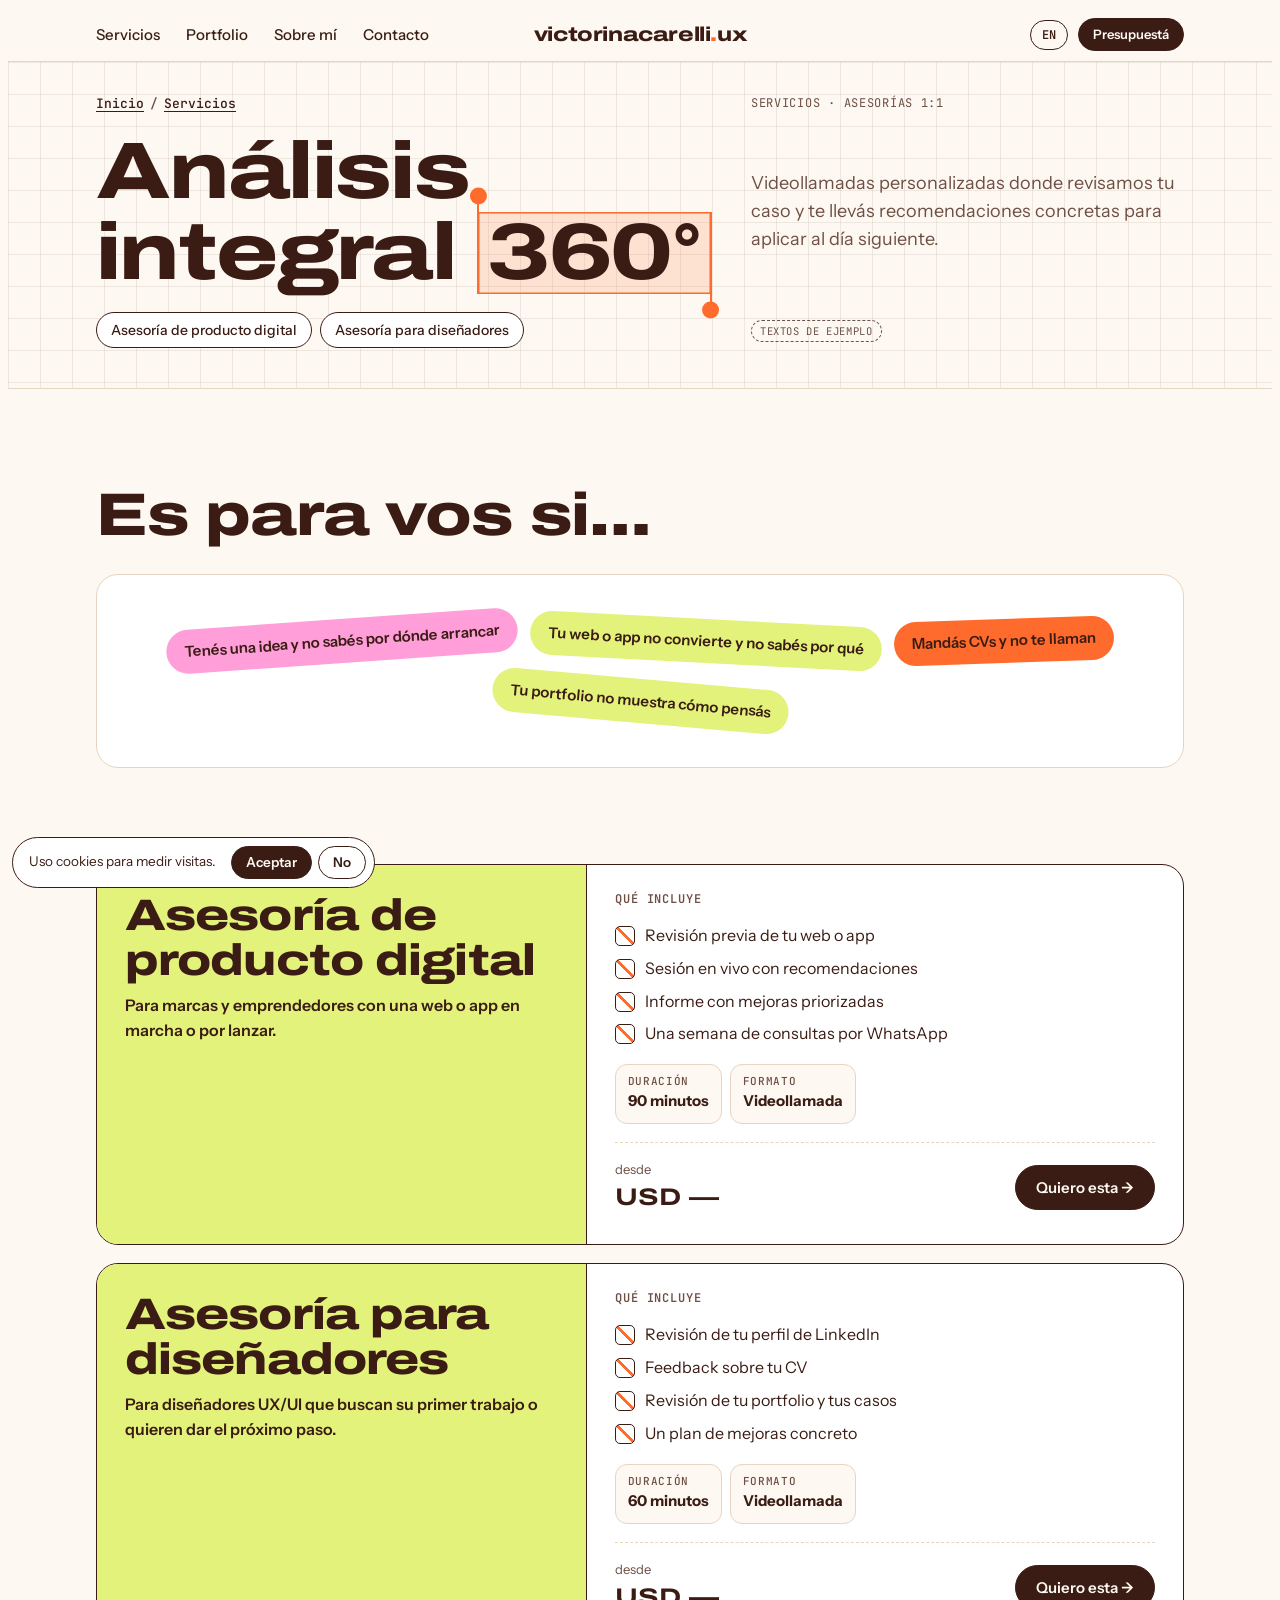
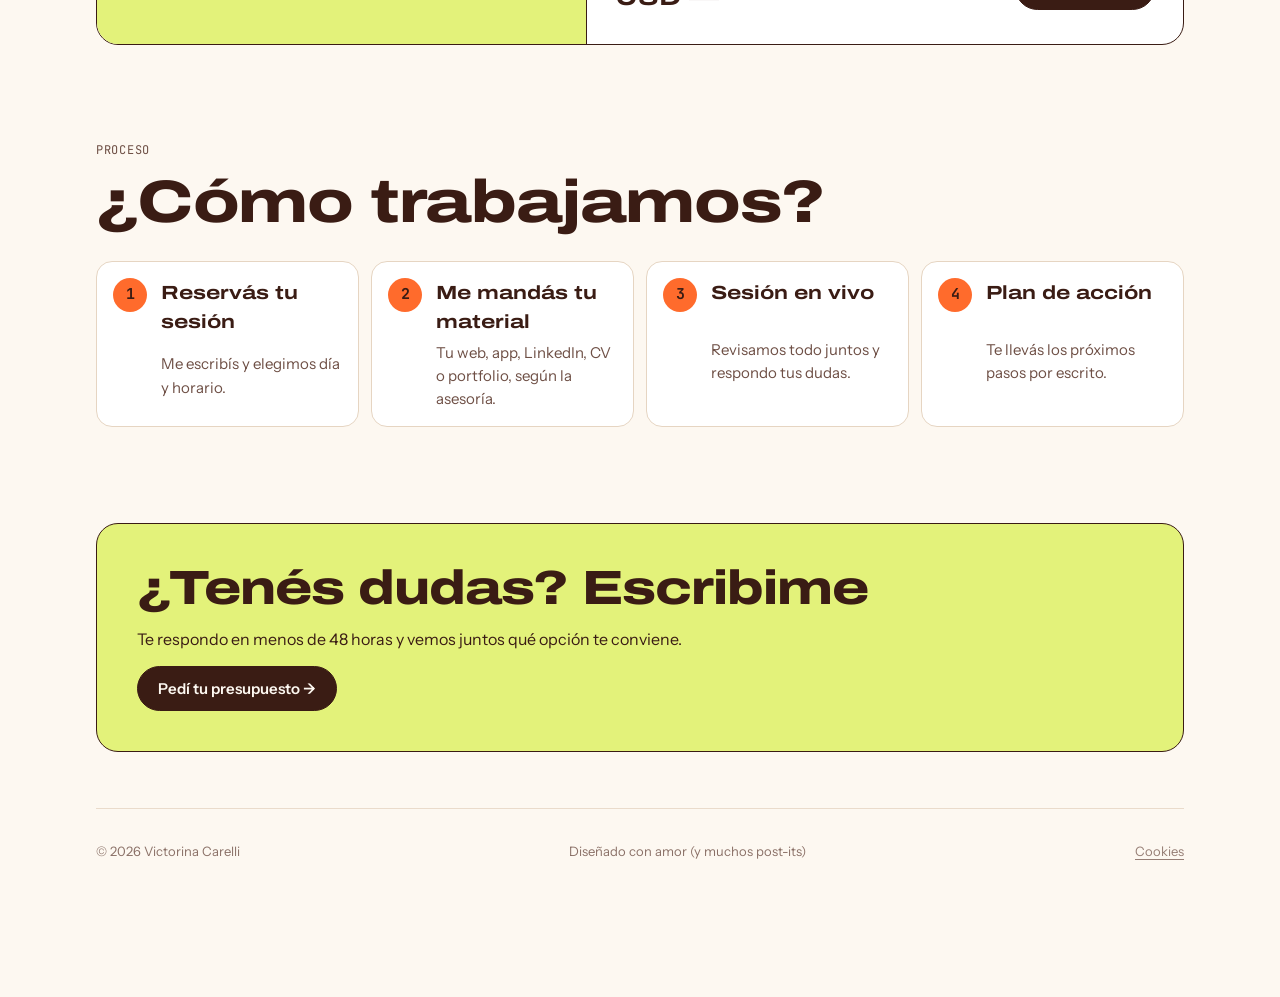
<file: servicios/asesorias.html>
<!doctype html>
<html lang="es">
<head>
<meta charset="utf-8">
<meta name="viewport" content="width=device-width, initial-scale=1, viewport-fit=cover">
<title>Asesoría UX 1:1 para emprendedores y diseñadores · Victorina Carelli</title>
<meta name="description" content="Videollamadas personalizadas donde revisamos tu caso y te llevás recomendaciones concretas para aplicar al día siguiente.">
<link rel="icon" href="data:image/svg+xml,%3Csvg xmlns='http://www.w3.org/2000/svg' viewBox='0 0 64 64'%3E%3Crect width='64' height='64' rx='16' fill='%23CDB8F6'/%3E%3Cpath d='M18 14l12 34 5-14 14-5z' fill='%232F6BFF' stroke='%231D1630' stroke-width='3' stroke-linejoin='round'/%3E%3C/svg%3E">
<meta name="theme-color" content="#FDF8F1">
<link rel="canonical" href="https://victorinacarelli.com.ar/servicios/asesorias">
<meta property="og:type" content="website">
<meta property="og:url" content="https://victorinacarelli.com.ar/servicios/asesorias">
<meta property="og:title" content="Asesoría UX 1:1 para emprendedores y diseñadores · Victorina Carelli">
<meta property="og:description" content="Videollamadas personalizadas donde revisamos tu caso y te llevás recomendaciones concretas para aplicar al día siguiente.">
<meta property="og:locale" content="es_AR">
<meta property="og:site_name" content="Victorina Carelli">
<meta property="og:image" content="https://victorinacarelli.com.ar/assets/img/victo-hero.jpg">
<meta name="twitter:card" content="summary_large_image">
<link rel="preconnect" href="https://fonts.googleapis.com">
<link rel="preconnect" href="https://fonts.gstatic.com" crossorigin>
<link rel="stylesheet" href="https://fonts.googleapis.com/css2?family=Archivo:wdth,wght@125,500;125,700;125,800&family=Instrument+Sans:wght@400;500;600&family=JetBrains+Mono:wght@400;500&display=swap">
<link rel="stylesheet" href="/assets/site.css?v=48">
<script src="/assets/tracking.js?v=4"></script>
</head>
<body>
<header class="top">
  <div class="wrap">
    <nav class="nav" aria-label="Secciones">
      <a href="/#servicios" data-i18n="nav_services">Servicios</a>
      <a href="/#portfolio" data-i18n="nav_portfolio">Portfolio</a>
      <a href="/#bio" data-i18n="nav_bio">Sobre mí</a>
      <a href="/#contacto" data-i18n="nav_contact">Contacto</a>
    </nav>
    <a class="logo" href="/">victorinacarelli<span>.</span>ux</a>
    <div class="top-right">
      <div class="lang" role="group" aria-label="Idioma / Language">
        <button type="button" id="lang-es" aria-pressed="true" data-lang="es" aria-label="Ver en español">ES</button>
        <button type="button" id="lang-en" aria-pressed="false" data-lang="en" aria-label="View in English">EN</button>
      </div>
      <a class="btn btn-primary btn-sm top-cta" href="/#contacto" data-i18n="cta_short">Presupuestá</a>
      <button type="button" class="burger" id="burger" aria-expanded="false" aria-controls="mmenu" aria-label="Abrir menú"><i></i><i></i><i></i></button>
    </div>
  </div>
</header>
<div class="mmenu" id="mmenu" hidden>
  <nav aria-label="Menú">
    <a href="/#servicios" data-i18n="nav_services">Servicios</a>
    <a href="/#portfolio" data-i18n="nav_portfolio">Portfolio</a>
    <a href="/#bio" data-i18n="nav_bio">Sobre mí</a>
    <a href="/#contacto" data-i18n="nav_contact">Contacto</a>
  </nav>
  <a class="btn btn-primary mm-cta" href="/#contacto" data-i18n="cta_quote">Pedí tu presupuesto →</a>
</div>

<main>
  <section class="hero d-hero">
    <div class="wrap">
      <nav class="crumbs" aria-label="Ruta"><a href="/" data-i18n="crumb_home">Inicio</a><span>/</span><a href="/#servicios" data-i18n="crumb_services">Servicios</a></nav>
      <p class="eyebrow" data-i18n="eyebrow">Servicios · Asesorías 1:1</p>
      <h1 data-i18n-html="h1">Análisis integral <span class="sel"><i></i>360°<i></i></span></h1>
      <p class="lead" data-i18n="lead">Videollamadas personalizadas donde revisamos tu caso y te llevás recomendaciones concretas para aplicar al día siguiente.</p>
      <div class="jump"><a href="#producto" data-i18n="producto_n">Asesoría de producto digital</a><a href="#disenadores" data-i18n="disenadores_n">Asesoría para diseñadores</a></div>
      <p><span class="sample" data-i18n="sample">Textos de ejemplo</span></p>
    </div>
  </section>
  <section class="sec" style="padding-bottom:0"><div class="wrap">
    <div class="sec-head"><h2 data-i18n="pains_t">Es para vos si…</h2></div>
    <div class="pains">
      <span class="pain" data-i18n="pain0">Tenés una idea y no sabés por dónde arrancar</span>
      <span class="pain" data-i18n="pain1">Tu web o app no convierte y no sabés por qué</span>
      <span class="pain" data-i18n="pain2">Mandás CVs y no te llaman</span>
      <span class="pain" data-i18n="pain3">Tu portfolio no muestra cómo pensás</span>
    </div>
  </div></section>
  <section class="sec"><div class="wrap offers">
    <article class="offer" id="producto">
      <div class="offer-head" style="background:var(--lima)">
        <h2 data-i18n="producto_n">Asesoría de producto digital</h2>
        <p class="for" data-i18n="producto_for">Para marcas y emprendedores con una web o app en marcha o por lanzar.</p>
      </div>
      <div class="offer-body">
        <h3 data-i18n="inc_t">Qué incluye</h3>
        <ul class="checks">
          <li data-i18n="producto_i0">Revisión previa de tu web o app</li>
          <li data-i18n="producto_i1">Sesión en vivo con recomendaciones</li>
          <li data-i18n="producto_i2">Informe con mejoras priorizadas</li>
          <li data-i18n="producto_i3">Una semana de consultas por WhatsApp</li>
        </ul>
        <div class="meta">
          <div><small data-i18n="producto_ml0">Duración</small><strong data-i18n="producto_mv0">90 minutos</strong></div>
          <div><small data-i18n="producto_ml1">Formato</small><strong data-i18n="producto_mv1">Videollamada</strong></div>
        </div>
        <div class="offer-foot">
          <div class="price"><small data-i18n="producto_pl">desde</small><strong data-i18n="producto_pv">USD —</strong></div>
          <a class="btn btn-primary" href="/#contacto" data-need="a1"><span data-i18n="want">Quiero esta →</span></a>
        </div>
      </div>
    </article>
    <article class="offer" id="disenadores">
      <div class="offer-head" style="background:var(--lima)">
        <h2 data-i18n="disenadores_n">Asesoría para diseñadores</h2>
        <p class="for" data-i18n="disenadores_for">Para diseñadores UX/UI que buscan su primer trabajo o quieren dar el próximo paso.</p>
      </div>
      <div class="offer-body">
        <h3 data-i18n="inc_t">Qué incluye</h3>
        <ul class="checks">
          <li data-i18n="disenadores_i0">Revisión de tu perfil de LinkedIn</li>
          <li data-i18n="disenadores_i1">Feedback sobre tu CV</li>
          <li data-i18n="disenadores_i2">Revisión de tu portfolio y tus casos</li>
          <li data-i18n="disenadores_i3">Un plan de mejoras concreto</li>
        </ul>
        <div class="meta">
          <div><small data-i18n="disenadores_ml0">Duración</small><strong data-i18n="disenadores_mv0">60 minutos</strong></div>
          <div><small data-i18n="disenadores_ml1">Formato</small><strong data-i18n="disenadores_mv1">Videollamada</strong></div>
        </div>
        <div class="offer-foot">
          <div class="price"><small data-i18n="disenadores_pl">desde</small><strong data-i18n="disenadores_pv">USD —</strong></div>
          <a class="btn btn-primary" href="/#contacto" data-need="a2"><span data-i18n="want">Quiero esta →</span></a>
        </div>
      </div>
    </article>
  </div></section>
  <section class="sec" style="padding-top:0"><div class="wrap">
    <div class="sec-head"><p class="eyebrow" data-i18n="steps_e">Proceso</p><h2 data-i18n="steps_t">¿Cómo trabajamos?</h2></div>
    <ol class="steps">
      <li><strong data-i18n="st0">Reservás tu sesión</strong><span data-i18n="sd0">Me escribís y elegimos día y horario.</span></li>
      <li><strong data-i18n="st1">Me mandás tu material</strong><span data-i18n="sd1">Tu web, app, LinkedIn, CV o portfolio, según la asesoría.</span></li>
      <li><strong data-i18n="st2">Sesión en vivo</strong><span data-i18n="sd2">Revisamos todo juntos y respondo tus dudas.</span></li>
      <li><strong data-i18n="st3">Plan de acción</strong><span data-i18n="sd3">Te llevás los próximos pasos por escrito.</span></li>
    </ol>
  </div></section>
  <section class="sec" style="padding-top:0"><div class="wrap">
    <div class="cta-band">
      <h2 data-i18n="cta_t">¿Tenés dudas? Escribime</h2>
      <p data-i18n="cta_d">Te respondo en menos de 48 horas y vemos juntos qué opción te conviene.</p>
      <a class="btn" href="/#contacto"><span data-i18n="cta_b">Pedí tu presupuesto →</span></a>
    </div>
    <footer class="mini-foot"><span>© 2026 Victorina Carelli</span><span data-i18n="foot">Diseñado con amor (y muchos post-its)</span></footer>
  </div></section>
</main>
<script>window.PAGE_T = {"es": {"page_title": "Asesoría UX 1:1 para emprendedores y diseñadores · Victorina Carelli", "eyebrow": "Servicios · Asesorías 1:1", "h1": "Análisis integral <span class=\"sel\"><i></i>360°<i></i></span>", "lead": "Videollamadas personalizadas donde revisamos tu caso y te llevás recomendaciones concretas para aplicar al día siguiente.", "pains_t": "Es para vos si…", "pain0": "Tenés una idea y no sabés por dónde arrancar", "pain1": "Tu web o app no convierte y no sabés por qué", "pain2": "Mandás CVs y no te llaman", "pain3": "Tu portfolio no muestra cómo pensás", "producto_n": "Asesoría de producto digital", "producto_for": "Para marcas y emprendedores con una web o app en marcha o por lanzar.", "inc_t": "Qué incluye", "producto_i0": "Revisión previa de tu web o app", "producto_i1": "Sesión en vivo con recomendaciones", "producto_i2": "Informe con mejoras priorizadas", "producto_i3": "Una semana de consultas por WhatsApp", "producto_ml0": "Duración", "producto_mv0": "90 minutos", "producto_ml1": "Formato", "producto_mv1": "Videollamada", "producto_pl": "desde", "producto_pv": "USD —", "want": "Quiero esta →", "disenadores_n": "Asesoría para diseñadores", "disenadores_for": "Para diseñadores UX/UI que buscan su primer trabajo o quieren dar el próximo paso.", "disenadores_i0": "Revisión de tu perfil de LinkedIn", "disenadores_i1": "Feedback sobre tu CV", "disenadores_i2": "Revisión de tu portfolio y tus casos", "disenadores_i3": "Un plan de mejoras concreto", "disenadores_ml0": "Duración", "disenadores_mv0": "60 minutos", "disenadores_ml1": "Formato", "disenadores_mv1": "Videollamada", "disenadores_pl": "desde", "disenadores_pv": "USD —", "steps_e": "Proceso", "steps_t": "¿Cómo trabajamos?", "st0": "Reservás tu sesión", "sd0": "Me escribís y elegimos día y horario.", "st1": "Me mandás tu material", "sd1": "Tu web, app, LinkedIn, CV o portfolio, según la asesoría.", "st2": "Sesión en vivo", "sd2": "Revisamos todo juntos y respondo tus dudas.", "st3": "Plan de acción", "sd3": "Te llevás los próximos pasos por escrito.", "cta_t": "¿Tenés dudas? Escribime", "cta_d": "Te respondo en menos de 48 horas y vemos juntos qué opción te conviene.", "cta_b": "Pedí tu presupuesto →"}, "en": {"page_title": "1:1 UX consulting for founders and designers · Victorina Carelli", "eyebrow": "Services · 1:1 sessions", "h1": "360° in-depth <span class=\"sel\"><i></i>review<i></i></span>", "lead": "Personal video calls where we review your case and you leave with concrete advice to apply the next day.", "pains_t": "It's for you if…", "pain0": "You have an idea and don't know where to start", "pain1": "Your website or app doesn't convert and you don't know why", "pain2": "You send out CVs and don't hear back", "pain3": "Your portfolio doesn't show how you think", "producto_n": "Digital product session", "producto_for": "For brands and founders with a website or app that is live or about to launch.", "inc_t": "What's included", "producto_i0": "A review of your website or app before we meet", "producto_i1": "A live session with recommendations", "producto_i2": "A report with prioritized improvements", "producto_i3": "One week of follow-up questions on WhatsApp", "producto_ml0": "Length", "producto_mv0": "90 minutes", "producto_ml1": "Format", "producto_mv1": "Video call", "producto_pl": "from", "producto_pv": "USD —", "want": "I want this →", "disenadores_n": "Session for designers", "disenadores_for": "For UX/UI designers looking for their first job or their next step.", "disenadores_i0": "A review of your LinkedIn profile", "disenadores_i1": "Feedback on your CV", "disenadores_i2": "A review of your portfolio and case studies", "disenadores_i3": "A concrete improvement plan", "disenadores_ml0": "Length", "disenadores_mv0": "60 minutes", "disenadores_ml1": "Format", "disenadores_mv1": "Video call", "disenadores_pl": "from", "disenadores_pv": "USD —", "steps_e": "Process", "steps_t": "How we work", "st0": "Book your session", "sd0": "Message me and we pick a date and time.", "st1": "Send me your material", "sd1": "Your website, app, LinkedIn, CV or portfolio, depending on the session.", "st2": "Live session", "sd2": "We go through everything together and I answer your questions.", "st3": "Action plan", "sd3": "You leave with your next steps in writing.", "cta_t": "Questions? Message me", "cta_d": "I reply within 48 hours and we'll figure out the best option together.", "cta_b": "Get a quote →"}};</script>
<script src="/assets/site.js?v=2"></script>
<script src="/assets/menu.js?v=1"></script>
</body>
</html>
</file>
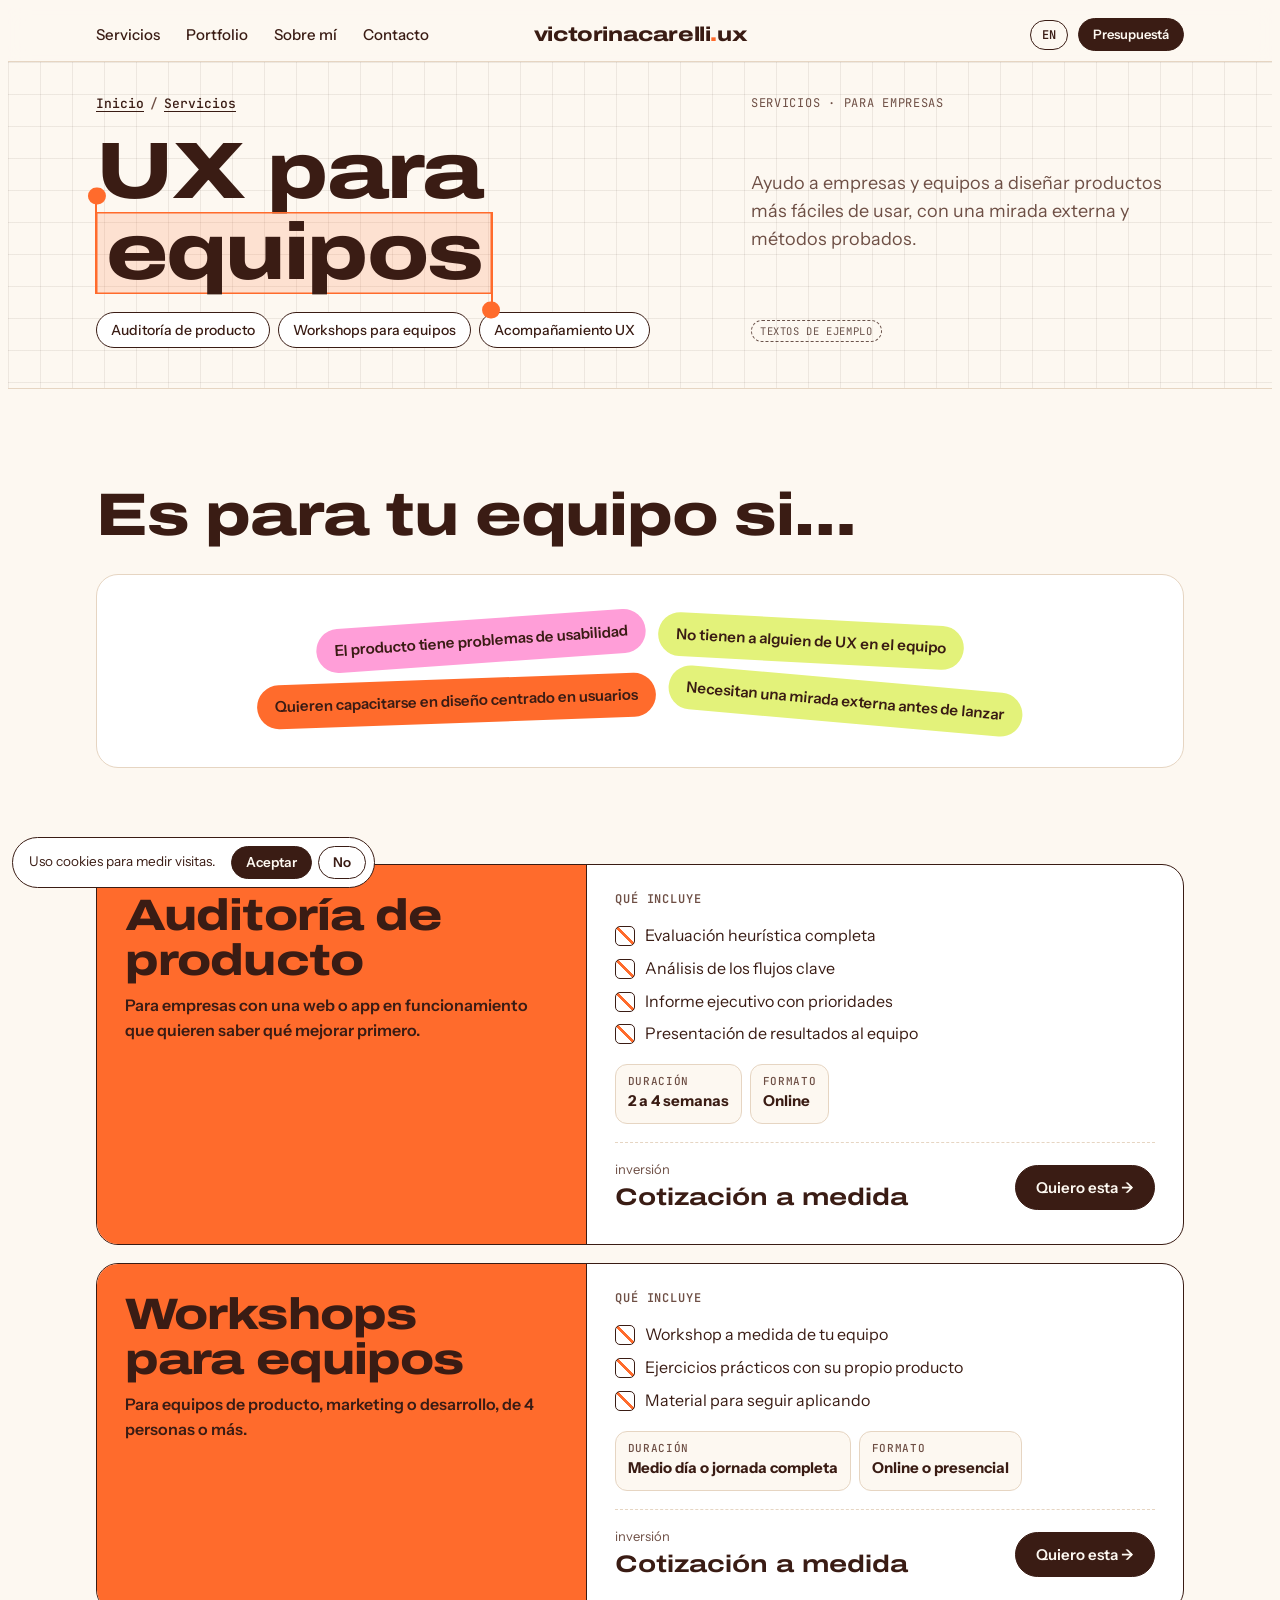
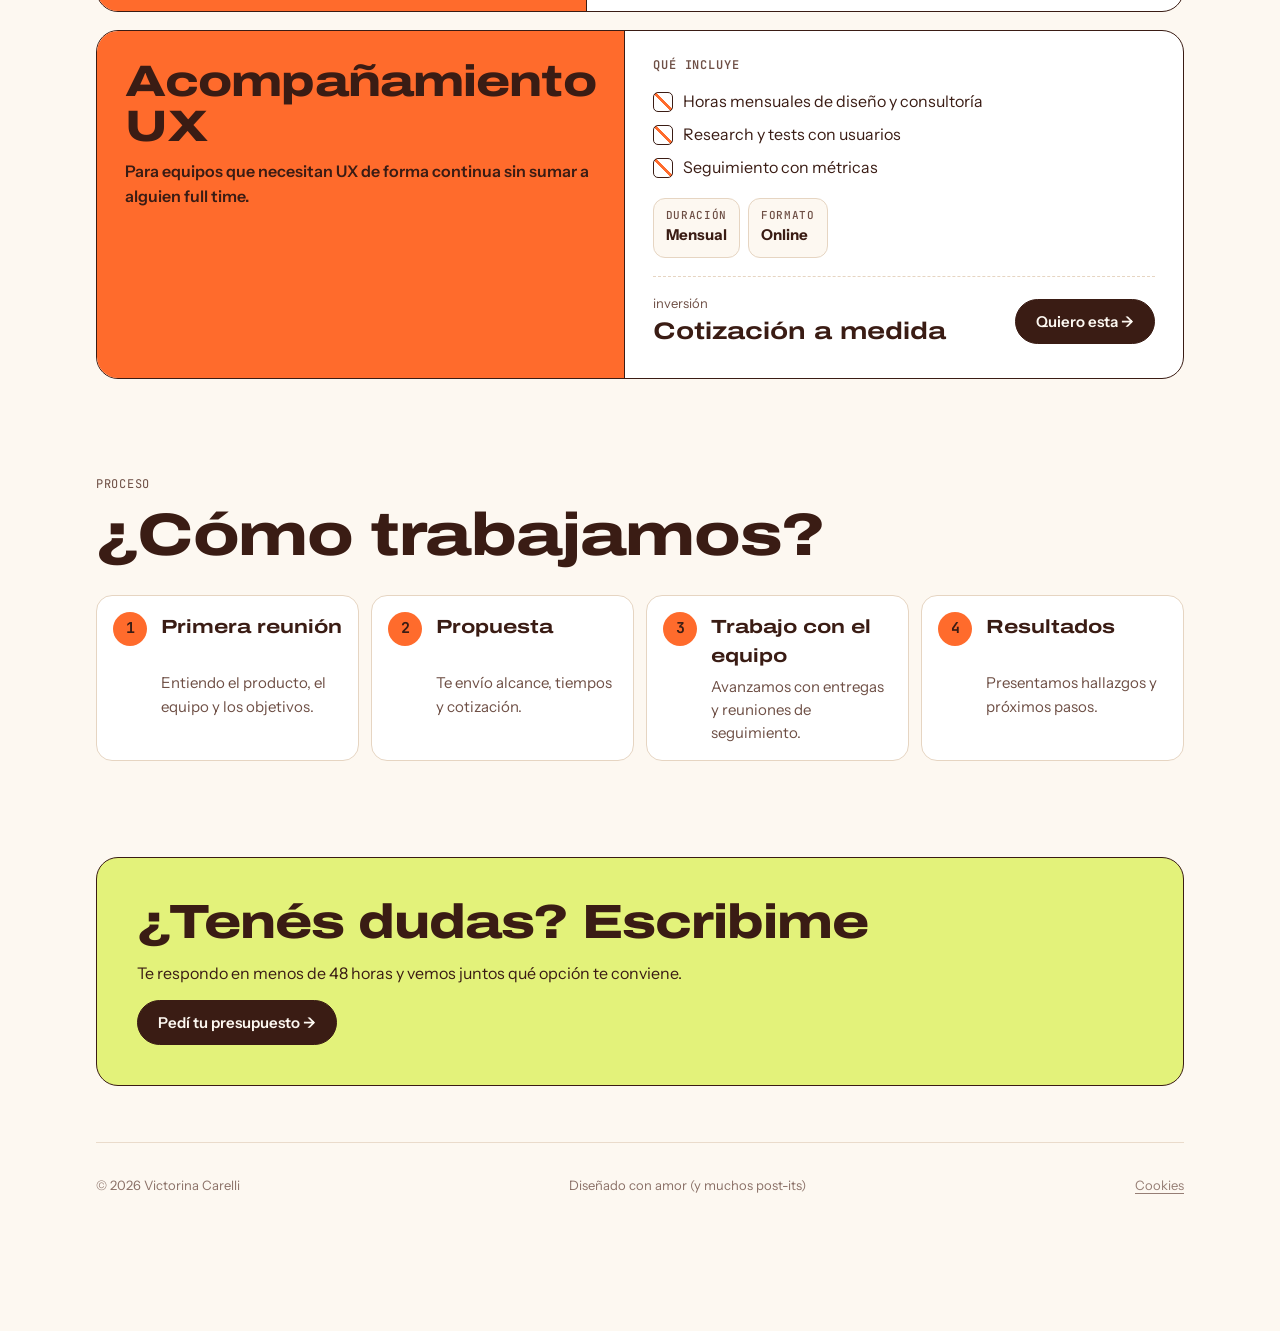
<file: servicios/corporativas.html>
<!doctype html>
<html lang="es">
<head>
<meta charset="utf-8">
<meta name="viewport" content="width=device-width, initial-scale=1, viewport-fit=cover">
<title>Consultoría y auditoría UX para empresas · Victorina Carelli</title>
<meta name="description" content="Ayudo a empresas y equipos a diseñar productos más fáciles de usar, con una mirada externa y métodos probados.">
<link rel="icon" href="data:image/svg+xml,%3Csvg xmlns='http://www.w3.org/2000/svg' viewBox='0 0 64 64'%3E%3Crect width='64' height='64' rx='16' fill='%23CDB8F6'/%3E%3Cpath d='M18 14l12 34 5-14 14-5z' fill='%232F6BFF' stroke='%231D1630' stroke-width='3' stroke-linejoin='round'/%3E%3C/svg%3E">
<meta name="theme-color" content="#FDF8F1">
<link rel="canonical" href="https://victorinacarelli.com.ar/servicios/corporativas">
<meta property="og:type" content="website">
<meta property="og:url" content="https://victorinacarelli.com.ar/servicios/corporativas">
<meta property="og:title" content="Consultoría y auditoría UX para empresas · Victorina Carelli">
<meta property="og:description" content="Ayudo a empresas y equipos a diseñar productos más fáciles de usar, con una mirada externa y métodos probados.">
<meta property="og:locale" content="es_AR">
<meta property="og:site_name" content="Victorina Carelli">
<meta property="og:image" content="https://victorinacarelli.com.ar/assets/img/victo-hero.jpg">
<meta name="twitter:card" content="summary_large_image">
<link rel="preconnect" href="https://fonts.googleapis.com">
<link rel="preconnect" href="https://fonts.gstatic.com" crossorigin>
<link rel="stylesheet" href="https://fonts.googleapis.com/css2?family=Archivo:wdth,wght@125,500;125,700;125,800&family=Instrument+Sans:wght@400;500;600&family=JetBrains+Mono:wght@400;500&display=swap">
<link rel="stylesheet" href="/assets/site.css?v=48">
<script src="/assets/tracking.js?v=4"></script>
</head>
<body>
<header class="top">
  <div class="wrap">
    <nav class="nav" aria-label="Secciones">
      <a href="/#servicios" data-i18n="nav_services">Servicios</a>
      <a href="/#portfolio" data-i18n="nav_portfolio">Portfolio</a>
      <a href="/#bio" data-i18n="nav_bio">Sobre mí</a>
      <a href="/#contacto" data-i18n="nav_contact">Contacto</a>
    </nav>
    <a class="logo" href="/">victorinacarelli<span>.</span>ux</a>
    <div class="top-right">
      <div class="lang" role="group" aria-label="Idioma / Language">
        <button type="button" id="lang-es" aria-pressed="true" data-lang="es" aria-label="Ver en español">ES</button>
        <button type="button" id="lang-en" aria-pressed="false" data-lang="en" aria-label="View in English">EN</button>
      </div>
      <a class="btn btn-primary btn-sm top-cta" href="/#contacto" data-i18n="cta_short">Presupuestá</a>
      <button type="button" class="burger" id="burger" aria-expanded="false" aria-controls="mmenu" aria-label="Abrir menú"><i></i><i></i><i></i></button>
    </div>
  </div>
</header>
<div class="mmenu" id="mmenu" hidden>
  <nav aria-label="Menú">
    <a href="/#servicios" data-i18n="nav_services">Servicios</a>
    <a href="/#portfolio" data-i18n="nav_portfolio">Portfolio</a>
    <a href="/#bio" data-i18n="nav_bio">Sobre mí</a>
    <a href="/#contacto" data-i18n="nav_contact">Contacto</a>
  </nav>
  <a class="btn btn-primary mm-cta" href="/#contacto" data-i18n="cta_quote">Pedí tu presupuesto →</a>
</div>

<main>
  <section class="hero d-hero">
    <div class="wrap">
      <nav class="crumbs" aria-label="Ruta"><a href="/" data-i18n="crumb_home">Inicio</a><span>/</span><a href="/#servicios" data-i18n="crumb_services">Servicios</a></nav>
      <p class="eyebrow" data-i18n="eyebrow">Servicios · Para empresas</p>
      <h1 data-i18n-html="h1">UX para <span class="sel"><i></i>equipos<i></i></span></h1>
      <p class="lead" data-i18n="lead">Ayudo a empresas y equipos a diseñar productos más fáciles de usar, con una mirada externa y métodos probados.</p>
      <div class="jump"><a href="#auditoria" data-i18n="auditoria_n">Auditoría de producto</a><a href="#workshops" data-i18n="workshops_n">Workshops para equipos</a><a href="#acompanamiento" data-i18n="acompanamiento_n">Acompañamiento UX</a></div>
      <p><span class="sample" data-i18n="sample">Textos de ejemplo</span></p>
    </div>
  </section>
  <section class="sec" style="padding-bottom:0"><div class="wrap">
    <div class="sec-head"><h2 data-i18n="pains_t">Es para tu equipo si…</h2></div>
    <div class="pains">
      <span class="pain" data-i18n="pain0">El producto tiene problemas de usabilidad</span>
      <span class="pain" data-i18n="pain1">No tienen a alguien de UX en el equipo</span>
      <span class="pain" data-i18n="pain2">Quieren capacitarse en diseño centrado en usuarios</span>
      <span class="pain" data-i18n="pain3">Necesitan una mirada externa antes de lanzar</span>
    </div>
  </div></section>
  <section class="sec"><div class="wrap offers">
    <article class="offer" id="auditoria">
      <div class="offer-head" style="background:var(--naranja)">
        <h2 data-i18n="auditoria_n">Auditoría de producto</h2>
        <p class="for" data-i18n="auditoria_for">Para empresas con una web o app en funcionamiento que quieren saber qué mejorar primero.</p>
      </div>
      <div class="offer-body">
        <h3 data-i18n="inc_t">Qué incluye</h3>
        <ul class="checks">
          <li data-i18n="auditoria_i0">Evaluación heurística completa</li>
          <li data-i18n="auditoria_i1">Análisis de los flujos clave</li>
          <li data-i18n="auditoria_i2">Informe ejecutivo con prioridades</li>
          <li data-i18n="auditoria_i3">Presentación de resultados al equipo</li>
        </ul>
        <div class="meta">
          <div><small data-i18n="auditoria_ml0">Duración</small><strong data-i18n="auditoria_mv0">2 a 4 semanas</strong></div>
          <div><small data-i18n="auditoria_ml1">Formato</small><strong data-i18n="auditoria_mv1">Online</strong></div>
        </div>
        <div class="offer-foot">
          <div class="price"><small data-i18n="auditoria_pl">inversión</small><strong data-i18n="auditoria_pv">Cotización a medida</strong></div>
          <a class="btn btn-primary" href="/#contacto" data-need="corp"><span data-i18n="want">Quiero esta →</span></a>
        </div>
      </div>
    </article>
    <article class="offer" id="workshops">
      <div class="offer-head" style="background:var(--naranja)">
        <h2 data-i18n="workshops_n">Workshops para equipos</h2>
        <p class="for" data-i18n="workshops_for">Para equipos de producto, marketing o desarrollo, de 4 personas o más.</p>
      </div>
      <div class="offer-body">
        <h3 data-i18n="inc_t">Qué incluye</h3>
        <ul class="checks">
          <li data-i18n="workshops_i0">Workshop a medida de tu equipo</li>
          <li data-i18n="workshops_i1">Ejercicios prácticos con su propio producto</li>
          <li data-i18n="workshops_i2">Material para seguir aplicando</li>
        </ul>
        <div class="meta">
          <div><small data-i18n="workshops_ml0">Duración</small><strong data-i18n="workshops_mv0">Medio día o jornada completa</strong></div>
          <div><small data-i18n="workshops_ml1">Formato</small><strong data-i18n="workshops_mv1">Online o presencial</strong></div>
        </div>
        <div class="offer-foot">
          <div class="price"><small data-i18n="workshops_pl">inversión</small><strong data-i18n="workshops_pv">Cotización a medida</strong></div>
          <a class="btn btn-primary" href="/#contacto" data-need="corp"><span data-i18n="want">Quiero esta →</span></a>
        </div>
      </div>
    </article>
    <article class="offer" id="acompanamiento">
      <div class="offer-head" style="background:var(--naranja)">
        <h2 data-i18n="acompanamiento_n">Acompañamiento UX</h2>
        <p class="for" data-i18n="acompanamiento_for">Para equipos que necesitan UX de forma continua sin sumar a alguien full time.</p>
      </div>
      <div class="offer-body">
        <h3 data-i18n="inc_t">Qué incluye</h3>
        <ul class="checks">
          <li data-i18n="acompanamiento_i0">Horas mensuales de diseño y consultoría</li>
          <li data-i18n="acompanamiento_i1">Research y tests con usuarios</li>
          <li data-i18n="acompanamiento_i2">Seguimiento con métricas</li>
        </ul>
        <div class="meta">
          <div><small data-i18n="acompanamiento_ml0">Duración</small><strong data-i18n="acompanamiento_mv0">Mensual</strong></div>
          <div><small data-i18n="acompanamiento_ml1">Formato</small><strong data-i18n="acompanamiento_mv1">Online</strong></div>
        </div>
        <div class="offer-foot">
          <div class="price"><small data-i18n="acompanamiento_pl">inversión</small><strong data-i18n="acompanamiento_pv">Cotización a medida</strong></div>
          <a class="btn btn-primary" href="/#contacto" data-need="corp"><span data-i18n="want">Quiero esta →</span></a>
        </div>
      </div>
    </article>
  </div></section>
  <section class="sec" style="padding-top:0"><div class="wrap">
    <div class="sec-head"><p class="eyebrow" data-i18n="steps_e">Proceso</p><h2 data-i18n="steps_t">¿Cómo trabajamos?</h2></div>
    <ol class="steps">
      <li><strong data-i18n="st0">Primera reunión</strong><span data-i18n="sd0">Entiendo el producto, el equipo y los objetivos.</span></li>
      <li><strong data-i18n="st1">Propuesta</strong><span data-i18n="sd1">Te envío alcance, tiempos y cotización.</span></li>
      <li><strong data-i18n="st2">Trabajo con el equipo</strong><span data-i18n="sd2">Avanzamos con entregas y reuniones de seguimiento.</span></li>
      <li><strong data-i18n="st3">Resultados</strong><span data-i18n="sd3">Presentamos hallazgos y próximos pasos.</span></li>
    </ol>
  </div></section>
  <section class="sec" style="padding-top:0"><div class="wrap">
    <div class="cta-band">
      <h2 data-i18n="cta_t">¿Tenés dudas? Escribime</h2>
      <p data-i18n="cta_d">Te respondo en menos de 48 horas y vemos juntos qué opción te conviene.</p>
      <a class="btn" href="/#contacto"><span data-i18n="cta_b">Pedí tu presupuesto →</span></a>
    </div>
    <footer class="mini-foot"><span>© 2026 Victorina Carelli</span><span data-i18n="foot">Diseñado con amor (y muchos post-its)</span></footer>
  </div></section>
</main>
<script>window.PAGE_T = {"es": {"page_title": "Consultoría y auditoría UX para empresas · Victorina Carelli", "eyebrow": "Servicios · Para empresas", "h1": "UX para <span class=\"sel\"><i></i>equipos<i></i></span>", "lead": "Ayudo a empresas y equipos a diseñar productos más fáciles de usar, con una mirada externa y métodos probados.", "pains_t": "Es para tu equipo si…", "pain0": "El producto tiene problemas de usabilidad", "pain1": "No tienen a alguien de UX en el equipo", "pain2": "Quieren capacitarse en diseño centrado en usuarios", "pain3": "Necesitan una mirada externa antes de lanzar", "auditoria_n": "Auditoría de producto", "auditoria_for": "Para empresas con una web o app en funcionamiento que quieren saber qué mejorar primero.", "inc_t": "Qué incluye", "auditoria_i0": "Evaluación heurística completa", "auditoria_i1": "Análisis de los flujos clave", "auditoria_i2": "Informe ejecutivo con prioridades", "auditoria_i3": "Presentación de resultados al equipo", "auditoria_ml0": "Duración", "auditoria_mv0": "2 a 4 semanas", "auditoria_ml1": "Formato", "auditoria_mv1": "Online", "auditoria_pl": "inversión", "auditoria_pv": "Cotización a medida", "want": "Quiero esta →", "workshops_n": "Workshops para equipos", "workshops_for": "Para equipos de producto, marketing o desarrollo, de 4 personas o más.", "workshops_i0": "Workshop a medida de tu equipo", "workshops_i1": "Ejercicios prácticos con su propio producto", "workshops_i2": "Material para seguir aplicando", "workshops_ml0": "Duración", "workshops_mv0": "Medio día o jornada completa", "workshops_ml1": "Formato", "workshops_mv1": "Online o presencial", "workshops_pl": "inversión", "workshops_pv": "Cotización a medida", "acompanamiento_n": "Acompañamiento UX", "acompanamiento_for": "Para equipos que necesitan UX de forma continua sin sumar a alguien full time.", "acompanamiento_i0": "Horas mensuales de diseño y consultoría", "acompanamiento_i1": "Research y tests con usuarios", "acompanamiento_i2": "Seguimiento con métricas", "acompanamiento_ml0": "Duración", "acompanamiento_mv0": "Mensual", "acompanamiento_ml1": "Formato", "acompanamiento_mv1": "Online", "acompanamiento_pl": "inversión", "acompanamiento_pv": "Cotización a medida", "steps_e": "Proceso", "steps_t": "¿Cómo trabajamos?", "st0": "Primera reunión", "sd0": "Entiendo el producto, el equipo y los objetivos.", "st1": "Propuesta", "sd1": "Te envío alcance, tiempos y cotización.", "st2": "Trabajo con el equipo", "sd2": "Avanzamos con entregas y reuniones de seguimiento.", "st3": "Resultados", "sd3": "Presentamos hallazgos y próximos pasos.", "cta_t": "¿Tenés dudas? Escribime", "cta_d": "Te respondo en menos de 48 horas y vemos juntos qué opción te conviene.", "cta_b": "Pedí tu presupuesto →"}, "en": {"page_title": "UX consulting and audits for companies · Victorina Carelli", "eyebrow": "Services · For companies", "h1": "UX for <span class=\"sel\"><i></i>teams<i></i></span>", "lead": "I help companies and teams design products that are easier to use, with an outside view and proven methods.", "pains_t": "It's for your team if…", "pain0": "Your product has usability problems", "pain1": "There's no UX person on the team", "pain2": "You want training in user-centered design", "pain3": "You need an outside view before launch", "auditoria_n": "Product audit", "auditoria_for": "For companies with a live website or app who want to know what to fix first.", "inc_t": "What's included", "auditoria_i0": "A full heuristic evaluation", "auditoria_i1": "Analysis of key user flows", "auditoria_i2": "An executive report with priorities", "auditoria_i3": "A results presentation for the team", "auditoria_ml0": "Timeline", "auditoria_mv0": "2 to 4 weeks", "auditoria_ml1": "Format", "auditoria_mv1": "Remote", "auditoria_pl": "investment", "auditoria_pv": "Custom quote", "want": "I want this →", "workshops_n": "Team workshops", "workshops_for": "For product, marketing or development teams of 4 people or more.", "workshops_i0": "A workshop tailored to your team", "workshops_i1": "Hands-on exercises with your own product", "workshops_i2": "Materials to keep applying what you learn", "workshops_ml0": "Length", "workshops_mv0": "Half or full day", "workshops_ml1": "Format", "workshops_mv1": "Remote or on site", "workshops_pl": "investment", "workshops_pv": "Custom quote", "acompanamiento_n": "Ongoing UX support", "acompanamiento_for": "For teams who need UX on an ongoing basis without a full-time hire.", "acompanamiento_i0": "Monthly design and consulting hours", "acompanamiento_i1": "User research and testing", "acompanamiento_i2": "Follow-up with metrics", "acompanamiento_ml0": "Length", "acompanamiento_mv0": "Monthly", "acompanamiento_ml1": "Format", "acompanamiento_mv1": "Remote", "acompanamiento_pl": "investment", "acompanamiento_pv": "Custom quote", "steps_e": "Process", "steps_t": "How we work", "st0": "Intro meeting", "sd0": "I learn about the product, the team and the goals.", "st1": "Proposal", "sd1": "I send scope, timeline and a quote.", "st2": "Work with the team", "sd2": "We move forward with deliverables and check-ins.", "st3": "Results", "sd3": "We present findings and next steps.", "cta_t": "Questions? Message me", "cta_d": "I reply within 48 hours and we'll figure out the best option together.", "cta_b": "Get a quote →"}};</script>
<script src="/assets/site.js?v=2"></script>
<script src="/assets/menu.js?v=1"></script>
</body>
</html>
</file>
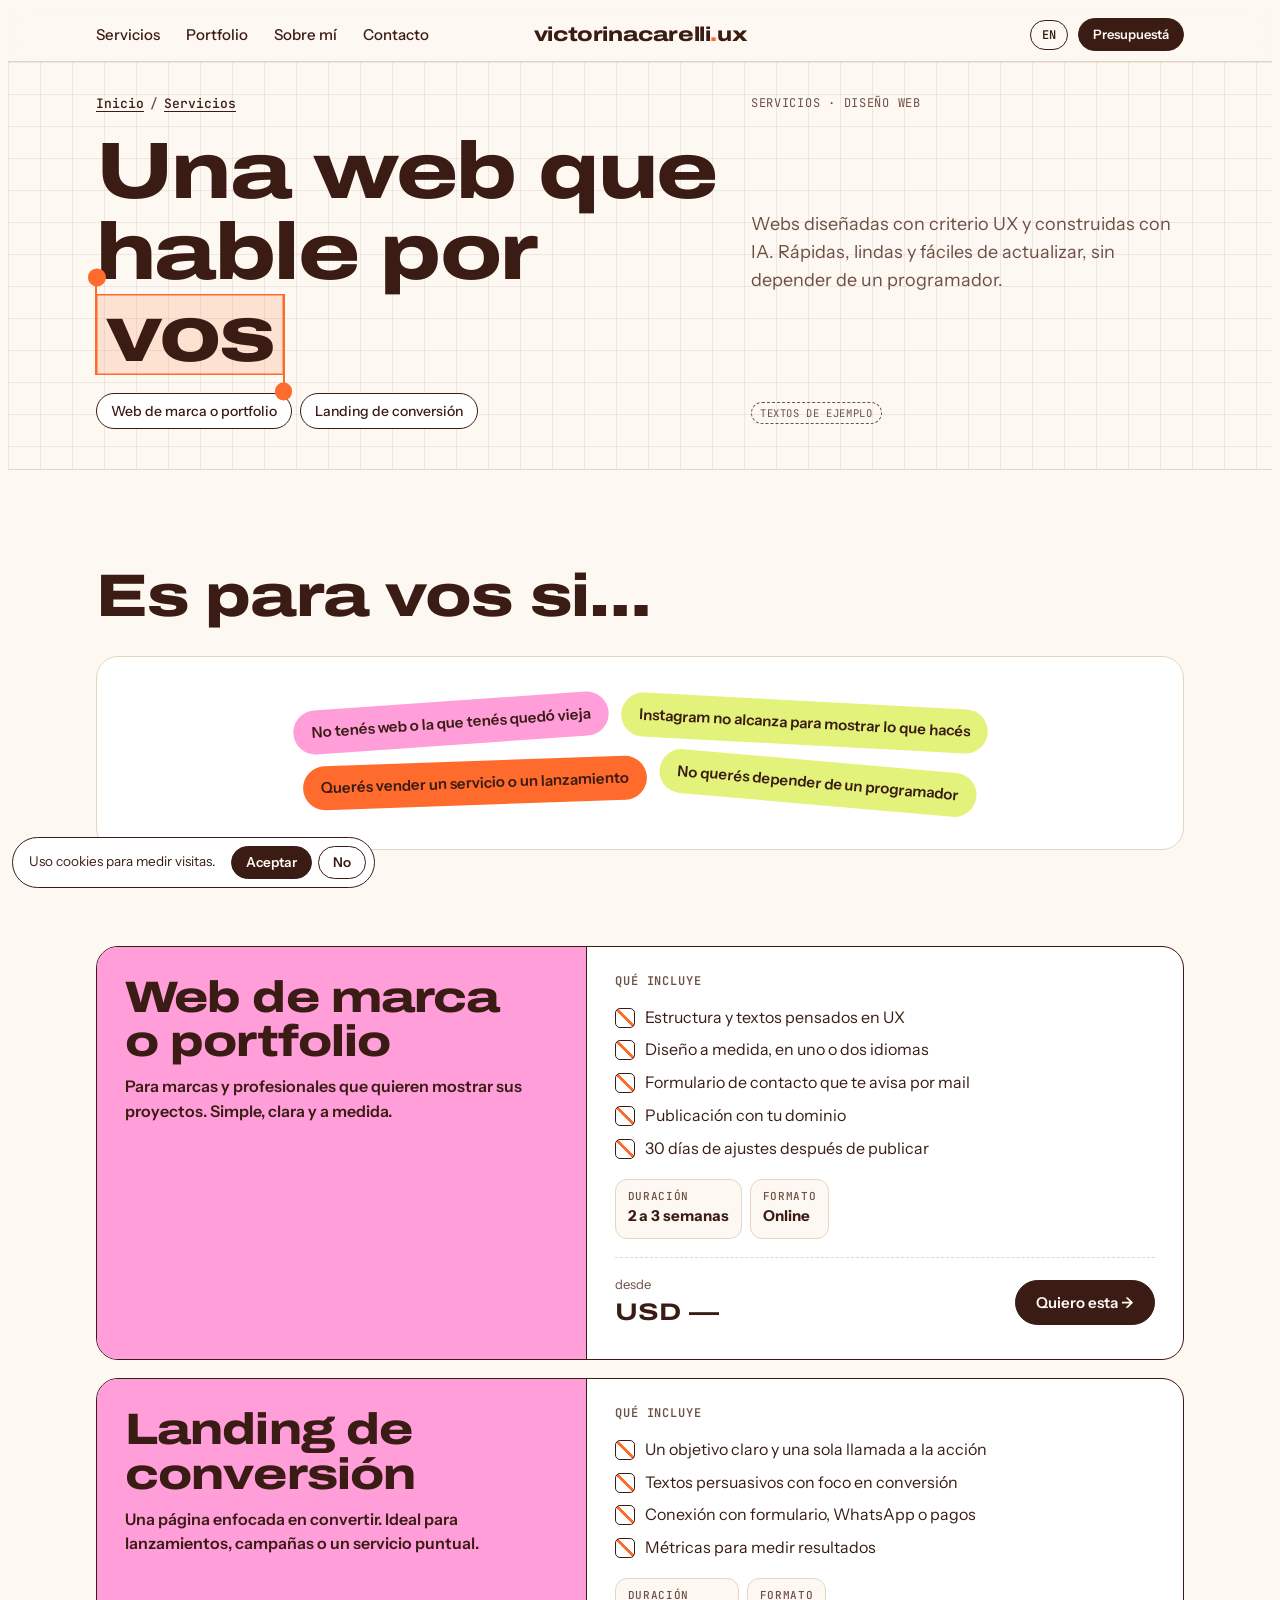
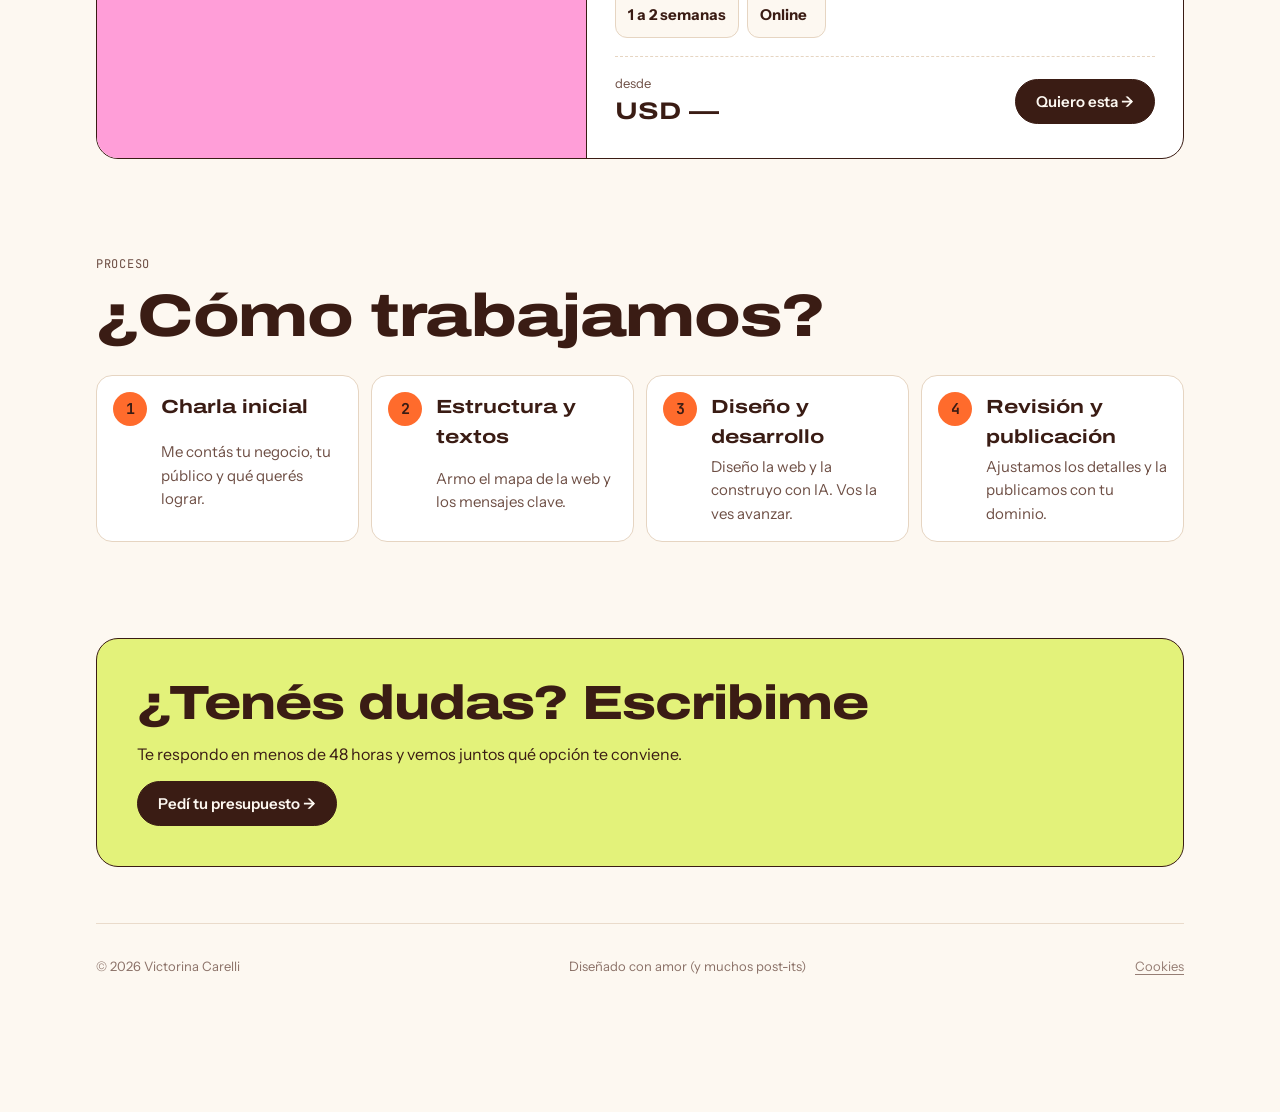
<file: servicios/diseno-web.html>
<!doctype html>
<html lang="es">
<head>
<meta charset="utf-8">
<meta name="viewport" content="width=device-width, initial-scale=1, viewport-fit=cover">
<title>Diseño de web personal y landing pages · Victorina Carelli</title>
<meta name="description" content="Webs diseñadas con criterio UX y construidas con IA. Rápidas, lindas y fáciles de actualizar, sin depender de un programador.">
<link rel="icon" href="data:image/svg+xml,%3Csvg xmlns='http://www.w3.org/2000/svg' viewBox='0 0 64 64'%3E%3Crect width='64' height='64' rx='16' fill='%23CDB8F6'/%3E%3Cpath d='M18 14l12 34 5-14 14-5z' fill='%232F6BFF' stroke='%231D1630' stroke-width='3' stroke-linejoin='round'/%3E%3C/svg%3E">
<meta name="theme-color" content="#FDF8F1">
<link rel="canonical" href="https://victorinacarelli.com.ar/servicios/diseno-web">
<meta property="og:type" content="website">
<meta property="og:url" content="https://victorinacarelli.com.ar/servicios/diseno-web">
<meta property="og:title" content="Diseño de web personal y landing pages · Victorina Carelli">
<meta property="og:description" content="Webs diseñadas con criterio UX y construidas con IA. Rápidas, lindas y fáciles de actualizar, sin depender de un programador.">
<meta property="og:locale" content="es_AR">
<meta property="og:site_name" content="Victorina Carelli">
<meta property="og:image" content="https://victorinacarelli.com.ar/assets/img/victo-hero.jpg">
<meta name="twitter:card" content="summary_large_image">
<link rel="preconnect" href="https://fonts.googleapis.com">
<link rel="preconnect" href="https://fonts.gstatic.com" crossorigin>
<link rel="stylesheet" href="https://fonts.googleapis.com/css2?family=Archivo:wdth,wght@125,500;125,700;125,800&family=Instrument+Sans:wght@400;500;600&family=JetBrains+Mono:wght@400;500&display=swap">
<link rel="stylesheet" href="/assets/site.css?v=48">
<script src="/assets/tracking.js?v=4"></script>
</head>
<body>
<header class="top">
  <div class="wrap">
    <nav class="nav" aria-label="Secciones">
      <a href="/#servicios" data-i18n="nav_services">Servicios</a>
      <a href="/#portfolio" data-i18n="nav_portfolio">Portfolio</a>
      <a href="/#bio" data-i18n="nav_bio">Sobre mí</a>
      <a href="/#contacto" data-i18n="nav_contact">Contacto</a>
    </nav>
    <a class="logo" href="/">victorinacarelli<span>.</span>ux</a>
    <div class="top-right">
      <div class="lang" role="group" aria-label="Idioma / Language">
        <button type="button" id="lang-es" aria-pressed="true" data-lang="es" aria-label="Ver en español">ES</button>
        <button type="button" id="lang-en" aria-pressed="false" data-lang="en" aria-label="View in English">EN</button>
      </div>
      <a class="btn btn-primary btn-sm top-cta" href="/#contacto" data-i18n="cta_short">Presupuestá</a>
      <button type="button" class="burger" id="burger" aria-expanded="false" aria-controls="mmenu" aria-label="Abrir menú"><i></i><i></i><i></i></button>
    </div>
  </div>
</header>
<div class="mmenu" id="mmenu" hidden>
  <nav aria-label="Menú">
    <a href="/#servicios" data-i18n="nav_services">Servicios</a>
    <a href="/#portfolio" data-i18n="nav_portfolio">Portfolio</a>
    <a href="/#bio" data-i18n="nav_bio">Sobre mí</a>
    <a href="/#contacto" data-i18n="nav_contact">Contacto</a>
  </nav>
  <a class="btn btn-primary mm-cta" href="/#contacto" data-i18n="cta_quote">Pedí tu presupuesto →</a>
</div>

<main>
  <section class="hero d-hero">
    <div class="wrap">
      <nav class="crumbs" aria-label="Ruta"><a href="/" data-i18n="crumb_home">Inicio</a><span>/</span><a href="/#servicios" data-i18n="crumb_services">Servicios</a></nav>
      <p class="eyebrow" data-i18n="eyebrow">Servicios · Diseño web</p>
      <h1 data-i18n-html="h1">Una web que hable por <span class="sel"><i></i>vos<i></i></span></h1>
      <p class="lead" data-i18n="lead">Webs diseñadas con criterio UX y construidas con IA. Rápidas, lindas y fáciles de actualizar, sin depender de un programador.</p>
      <div class="jump"><a href="#marca-portfolio" data-i18n="marca-portfolio_n">Web de marca o portfolio</a><a href="#landing" data-i18n="landing_n">Landing de conversión</a></div>
      <p><span class="sample" data-i18n="sample">Textos de ejemplo</span></p>
    </div>
  </section>
  <section class="sec" style="padding-bottom:0"><div class="wrap">
    <div class="sec-head"><h2 data-i18n="pains_t">Es para vos si…</h2></div>
    <div class="pains">
      <span class="pain" data-i18n="pain0">No tenés web o la que tenés quedó vieja</span>
      <span class="pain" data-i18n="pain1">Instagram no alcanza para mostrar lo que hacés</span>
      <span class="pain" data-i18n="pain2">Querés vender un servicio o un lanzamiento</span>
      <span class="pain" data-i18n="pain3">No querés depender de un programador</span>
    </div>
  </div></section>
  <section class="sec"><div class="wrap offers">
    <article class="offer" id="marca-portfolio">
      <div class="offer-head" style="background:var(--rosa)">
        <h2 data-i18n="marca-portfolio_n">Web de marca o portfolio</h2>
        <p class="for" data-i18n="marca-portfolio_for">Para marcas y profesionales que quieren mostrar sus proyectos. Simple, clara y a medida.</p>
      </div>
      <div class="offer-body">
        <h3 data-i18n="inc_t">Qué incluye</h3>
        <ul class="checks">
          <li data-i18n="marca-portfolio_i0">Estructura y textos pensados en UX</li>
          <li data-i18n="marca-portfolio_i1">Diseño a medida, en uno o dos idiomas</li>
          <li data-i18n="marca-portfolio_i2">Formulario de contacto que te avisa por mail</li>
          <li data-i18n="marca-portfolio_i3">Publicación con tu dominio</li>
          <li data-i18n="marca-portfolio_i4">30 días de ajustes después de publicar</li>
        </ul>
        <div class="meta">
          <div><small data-i18n="marca-portfolio_ml0">Duración</small><strong data-i18n="marca-portfolio_mv0">2 a 3 semanas</strong></div>
          <div><small data-i18n="marca-portfolio_ml1">Formato</small><strong data-i18n="marca-portfolio_mv1">Online</strong></div>
        </div>
        <div class="offer-foot">
          <div class="price"><small data-i18n="marca-portfolio_pl">desde</small><strong data-i18n="marca-portfolio_pv">USD —</strong></div>
          <a class="btn btn-primary" href="/#contacto" data-need="w1"><span data-i18n="want">Quiero esta →</span></a>
        </div>
      </div>
    </article>
    <article class="offer" id="landing">
      <div class="offer-head" style="background:var(--rosa)">
        <h2 data-i18n="landing_n">Landing de conversión</h2>
        <p class="for" data-i18n="landing_for">Una página enfocada en convertir. Ideal para lanzamientos, campañas o un servicio puntual.</p>
      </div>
      <div class="offer-body">
        <h3 data-i18n="inc_t">Qué incluye</h3>
        <ul class="checks">
          <li data-i18n="landing_i0">Un objetivo claro y una sola llamada a la acción</li>
          <li data-i18n="landing_i1">Textos persuasivos con foco en conversión</li>
          <li data-i18n="landing_i2">Conexión con formulario, WhatsApp o pagos</li>
          <li data-i18n="landing_i3">Métricas para medir resultados</li>
        </ul>
        <div class="meta">
          <div><small data-i18n="landing_ml0">Duración</small><strong data-i18n="landing_mv0">1 a 2 semanas</strong></div>
          <div><small data-i18n="landing_ml1">Formato</small><strong data-i18n="landing_mv1">Online</strong></div>
        </div>
        <div class="offer-foot">
          <div class="price"><small data-i18n="landing_pl">desde</small><strong data-i18n="landing_pv">USD —</strong></div>
          <a class="btn btn-primary" href="/#contacto" data-need="w2"><span data-i18n="want">Quiero esta →</span></a>
        </div>
      </div>
    </article>
  </div></section>
  <section class="sec" style="padding-top:0"><div class="wrap">
    <div class="sec-head"><p class="eyebrow" data-i18n="steps_e">Proceso</p><h2 data-i18n="steps_t">¿Cómo trabajamos?</h2></div>
    <ol class="steps">
      <li><strong data-i18n="st0">Charla inicial</strong><span data-i18n="sd0">Me contás tu negocio, tu público y qué querés lograr.</span></li>
      <li><strong data-i18n="st1">Estructura y textos</strong><span data-i18n="sd1">Armo el mapa de la web y los mensajes clave.</span></li>
      <li><strong data-i18n="st2">Diseño y desarrollo</strong><span data-i18n="sd2">Diseño la web y la construyo con IA. Vos la ves avanzar.</span></li>
      <li><strong data-i18n="st3">Revisión y publicación</strong><span data-i18n="sd3">Ajustamos los detalles y la publicamos con tu dominio.</span></li>
    </ol>
  </div></section>
  <section class="sec" style="padding-top:0"><div class="wrap">
    <div class="cta-band">
      <h2 data-i18n="cta_t">¿Tenés dudas? Escribime</h2>
      <p data-i18n="cta_d">Te respondo en menos de 48 horas y vemos juntos qué opción te conviene.</p>
      <a class="btn" href="/#contacto"><span data-i18n="cta_b">Pedí tu presupuesto →</span></a>
    </div>
    <footer class="mini-foot"><span>© 2026 Victorina Carelli</span><span data-i18n="foot">Diseñado con amor (y muchos post-its)</span></footer>
  </div></section>
</main>
<script>window.PAGE_T = {"es": {"page_title": "Diseño de web personal y landing pages · Victorina Carelli", "eyebrow": "Servicios · Diseño web", "h1": "Una web que hable por <span class=\"sel\"><i></i>vos<i></i></span>", "lead": "Webs diseñadas con criterio UX y construidas con IA. Rápidas, lindas y fáciles de actualizar, sin depender de un programador.", "pains_t": "Es para vos si…", "pain0": "No tenés web o la que tenés quedó vieja", "pain1": "Instagram no alcanza para mostrar lo que hacés", "pain2": "Querés vender un servicio o un lanzamiento", "pain3": "No querés depender de un programador", "marca-portfolio_n": "Web de marca o portfolio", "marca-portfolio_for": "Para marcas y profesionales que quieren mostrar sus proyectos. Simple, clara y a medida.", "inc_t": "Qué incluye", "marca-portfolio_i0": "Estructura y textos pensados en UX", "marca-portfolio_i1": "Diseño a medida, en uno o dos idiomas", "marca-portfolio_i2": "Formulario de contacto que te avisa por mail", "marca-portfolio_i3": "Publicación con tu dominio", "marca-portfolio_i4": "30 días de ajustes después de publicar", "marca-portfolio_ml0": "Duración", "marca-portfolio_mv0": "2 a 3 semanas", "marca-portfolio_ml1": "Formato", "marca-portfolio_mv1": "Online", "marca-portfolio_pl": "desde", "marca-portfolio_pv": "USD —", "want": "Quiero esta →", "landing_n": "Landing de conversión", "landing_for": "Una página enfocada en convertir. Ideal para lanzamientos, campañas o un servicio puntual.", "landing_i0": "Un objetivo claro y una sola llamada a la acción", "landing_i1": "Textos persuasivos con foco en conversión", "landing_i2": "Conexión con formulario, WhatsApp o pagos", "landing_i3": "Métricas para medir resultados", "landing_ml0": "Duración", "landing_mv0": "1 a 2 semanas", "landing_ml1": "Formato", "landing_mv1": "Online", "landing_pl": "desde", "landing_pv": "USD —", "steps_e": "Proceso", "steps_t": "¿Cómo trabajamos?", "st0": "Charla inicial", "sd0": "Me contás tu negocio, tu público y qué querés lograr.", "st1": "Estructura y textos", "sd1": "Armo el mapa de la web y los mensajes clave.", "st2": "Diseño y desarrollo", "sd2": "Diseño la web y la construyo con IA. Vos la ves avanzar.", "st3": "Revisión y publicación", "sd3": "Ajustamos los detalles y la publicamos con tu dominio.", "cta_t": "¿Tenés dudas? Escribime", "cta_d": "Te respondo en menos de 48 horas y vemos juntos qué opción te conviene.", "cta_b": "Pedí tu presupuesto →"}, "en": {"page_title": "Personal websites and landing pages · Victorina Carelli", "eyebrow": "Services · Web design", "h1": "A website that speaks for <span class=\"sel\"><i></i>you<i></i></span>", "lead": "Websites designed with UX thinking and built with AI. Fast, beautiful and easy to update, with no developer needed.", "pains_t": "It's for you if…", "pain0": "You don't have a website, or yours is outdated", "pain1": "Instagram isn't enough to show what you do", "pain2": "You want to sell a service or a launch", "pain3": "You don't want to depend on a developer", "marca-portfolio_n": "Brand website or portfolio", "marca-portfolio_for": "For brands and professionals who want to show their projects. Simple, clear and tailored.", "inc_t": "What's included", "marca-portfolio_i0": "UX-driven structure and copy", "marca-portfolio_i1": "Custom design, in one or two languages", "marca-portfolio_i2": "Contact form that emails you", "marca-portfolio_i3": "Published on your own domain", "marca-portfolio_i4": "30 days of tweaks after launch", "marca-portfolio_ml0": "Timeline", "marca-portfolio_mv0": "2 to 3 weeks", "marca-portfolio_ml1": "Format", "marca-portfolio_mv1": "Remote", "marca-portfolio_pl": "from", "marca-portfolio_pv": "USD —", "want": "I want this →", "landing_n": "Conversion landing page", "landing_for": "A page focused on converting. Great for launches, campaigns or a single service.", "landing_i0": "One clear goal and a single call to action", "landing_i1": "Persuasive copy focused on conversion", "landing_i2": "Hooked up to a form, WhatsApp or payments", "landing_i3": "Analytics to measure results", "landing_ml0": "Timeline", "landing_mv0": "1 to 2 weeks", "landing_ml1": "Format", "landing_mv1": "Remote", "landing_pl": "from", "landing_pv": "USD —", "steps_e": "Process", "steps_t": "How we work", "st0": "Kick-off call", "sd0": "You tell me about your business, audience and goals.", "st1": "Structure and copy", "sd1": "I map out the site and its key messages.", "st2": "Design and build", "sd2": "I design the site and build it with AI. You watch it take shape.", "st3": "Review and launch", "sd3": "We polish the details and launch it on your domain.", "cta_t": "Questions? Message me", "cta_d": "I reply within 48 hours and we'll figure out the best option together.", "cta_b": "Get a quote →"}};</script>
<script src="/assets/site.js?v=2"></script>
<script src="/assets/menu.js?v=1"></script>
</body>
</html>
</file>
<file: assets/site.css>
/* Layout: mobile-first single column; the site is a friendly design canvas —
   selection handles, multiplayer cursors, redlines and pill tags as Victo's own UX vernacular. */
:root{
  --bg:#FDF8F1;
  --surface:#FFFFFF;
  --ink:#3A1C14;
  --muted:#6E4F45;
  --line:#E6D5C2;
  --select:#FF6B2C;
  --lila:#C7B2F5;
  --lima:#E3F27A;
  --rosa:#FF9ED8;
  --naranja:#FF6B2C;
  --verde:#2F4A2A;
  --on-pastel:#3A1C14;
  --grid:rgba(58,28,20,.08);
  --font-display:"Archivo", "Arial Black", system-ui, sans-serif;
  --font-body:"Instrument Sans", system-ui, -apple-system, "Segoe UI", sans-serif;
  --font-mono:"JetBrains Mono", ui-monospace, "SFMono-Regular", Menlo, monospace;
  --r-pill:999px;
  --r-card:22px;
}
/* Siempre en modo claro (fondo blanco), aunque el dispositivo esté en modo oscuro. */
:root{color-scheme:light}
:root[data-theme="dark"]{
  --bg:#16121F;--surface:#201A2D;--ink:#F4EFFB;--muted:#B5ABC8;--line:#342B45;
  --select:#6B95FF;--grid:rgba(200,180,255,.07);color-scheme:dark;
}

*{box-sizing:border-box}
html{scroll-behavior:smooth}
@media (prefers-reduced-motion: reduce){html{scroll-behavior:auto}}
body{
  background:var(--bg);color:var(--ink);
  font-family:var(--font-body);font-size:16px;line-height:1.55;
  -webkit-font-smoothing:antialiased;
}
body::before{content:"";position:fixed;inset:0 0 auto;height:env(safe-area-inset-top,0px);z-index:10;background:var(--bg)}
a{color:inherit}
:focus-visible{outline:3px solid var(--select);outline-offset:3px;border-radius:6px}
.wrap{
  width:100%;max-width:1120px;margin-inline:auto;
  padding-left:max(16px, env(safe-area-inset-left,0px));
  padding-right:max(16px, env(safe-area-inset-right,0px));
}
h1,h2,h3{font-family:var(--font-display);font-stretch:125%;line-height:1.02;letter-spacing:-.02em;text-wrap:balance;margin:0}
p{margin:0}
.mono{font-family:var(--font-mono);font-size:12px;letter-spacing:.02em}
.eyebrow{font-family:var(--font-mono);font-size:12px;letter-spacing:.06em;text-transform:uppercase;color:var(--muted)}
.sample{
  display:inline-block;font-family:var(--font-mono);font-size:10.5px;letter-spacing:.06em;text-transform:uppercase;
  border:1px dashed currentColor;border-radius:var(--r-pill);padding:2px 8px;opacity:.75
}

/* ---------- Selection highlight (Figma-style handles) ---------- */
.sel{
  position:relative;display:inline-block;padding:0 .12em;
  background:color-mix(in srgb, var(--select) 16%, transparent);
  box-shadow:inset 0 0 0 1.5px var(--select);
}
.sel::before,.sel::after{
  content:"";position:absolute;width:2px;background:var(--select);
}
.sel::before{left:-1px;top:-.18em;bottom:0}
.sel::after{right:-1px;top:0;bottom:-.18em}
.sel i{position:absolute;width:.22em;height:.22em;min-width:8px;min-height:8px;border-radius:50%;background:var(--select)}
.sel i:first-child{left:-1px;top:-.18em;transform:translate(-40%,-60%)}
.sel i:last-child{right:-1px;bottom:-.18em;transform:translate(40%,60%)}

/* ---------- Header ---------- */
.top{
  position:sticky;top:env(safe-area-inset-top,0px);z-index:20;
  background:color-mix(in srgb, var(--bg) 88%, transparent);
  backdrop-filter:blur(10px);-webkit-backdrop-filter:blur(10px);
  border-bottom:1px solid var(--line);
}
.top .wrap{display:flex;align-items:center;gap:10px;padding-block:10px}
.logo{font-family:var(--font-display);font-stretch:125%;font-weight:800;font-size:20px;text-decoration:none;letter-spacing:-.02em;margin-right:auto;white-space:nowrap}
.logo span{color:var(--select)}
.nav{display:none}
.lang{
  display:flex;border:1.5px solid var(--ink);border-radius:var(--r-pill);overflow:hidden;flex:none
}
.lang button{
  font:600 12px/1 var(--font-mono);padding:7px 9px;border:0;background:transparent;color:var(--ink);cursor:pointer
}
/* Solo se muestra el idioma al que se puede cambiar */
.lang button[aria-pressed="true"]{display:none}
.lang button{padding:8px 11px}
@media (hover:hover){.lang button:hover{background:var(--ink);color:var(--bg)}}
.btn{
  display:inline-flex;align-items:center;justify-content:center;gap:8px;
  font:600 15px/1 var(--font-body);text-decoration:none;cursor:pointer;
  border-radius:var(--r-pill);padding:14px 20px;border:1.5px solid var(--ink);
  transition:transform .15s ease, box-shadow .15s ease;
}
.btn-primary{background:var(--ink);color:var(--bg)}
.btn-ghost{background:transparent;color:var(--ink)}
.btn:hover{transform:translate(-2px,-2px);box-shadow:3px 3px 0 var(--select)}
.btn-sm{padding:9px 14px;font-size:13px}
@media (prefers-reduced-motion: reduce){.btn{transition:none}.btn:hover{transform:none}}

/* ---------- Hero ---------- */
.hero{
  background-image:
    linear-gradient(var(--grid) 1px, transparent 1px),
    linear-gradient(90deg, var(--grid) 1px, transparent 1px);
  background-size:32px 32px;
  border-bottom:1px solid var(--line);
}
.hero .wrap{padding-block:36px 44px;display:grid;gap:28px}
.hero h1{text-wrap:wrap;font-size:clamp(26px, 9.4vw, 66px);font-weight:800}
.hero .lead{font-size:18px;color:var(--muted);max-width:34ch}
.hero .ctas{display:flex;flex-wrap:wrap;gap:10px}
.photo{
  position:relative;aspect-ratio:4/5;max-width:100%;width:100%;
  border-radius:var(--r-card);background:var(--rosa);color:var(--on-pastel);
  display:grid;place-items:center;text-align:center;overflow:visible;
}
.photo .ph{
  display:grid;gap:8px;justify-items:center;padding:24px;
  border:2px dashed color-mix(in srgb, var(--on-pastel) 40%, transparent);border-radius:16px;margin:18px;align-self:stretch;justify-self:stretch;align-content:center
}
.photo svg{width:44px;height:44px}
.cursor{
  position:absolute;display:flex;align-items:flex-start;gap:2px;pointer-events:none;
  animation:float 6s ease-in-out infinite;
}
.cursor svg{width:20px;height:20px;flex:none}
.cursor b{
  font:600 12px/1 var(--font-body);color:var(--ink);padding:6px 9px;border-radius:4px 10px 10px 10px;margin-top:14px;white-space:nowrap
}
.cursor.c1{right:12px;top:16px}
.cursor.c1 b{background:var(--lima)}
.cursor.c1 svg path{fill:var(--lima);stroke:var(--ink);stroke-width:1.2}
.cursor.c2{left:-4px;bottom:22%;animation-delay:-3s}
.cursor.c2 b{background:var(--ink);color:var(--bg)}
.cursor.c2 svg path{fill:var(--ink)}
@keyframes float{0%,100%{transform:translate(0,0)}50%{transform:translate(-8px,6px)}}
@media (prefers-reduced-motion: reduce){.cursor{animation:none}}
.tags{display:flex;flex-wrap:wrap;gap:8px}
.tag{
  font:500 13px/1 var(--font-body);padding:8px 12px;border-radius:var(--r-pill);
  border:1.5px solid var(--ink);background:var(--surface)
}
.redline{display:flex;align-items:center;gap:8px;color:var(--naranja)}
.redline::before,.redline::after{content:"";height:1px;flex:1;background:currentColor}

/* ---------- Marquee ---------- */
.marquee{background:var(--rosa);color:var(--on-pastel);overflow:hidden;border-bottom:1.5px solid var(--on-pastel);border-top:1.5px solid var(--on-pastel)}
.marquee{position:relative;isolation:isolate}
.marquee .track{display:flex;width:max-content}
.marquee .seq{display:flex;flex:none;animation:slide var(--mq-dur,28s) linear infinite}
.marquee span{font:600 15px/1 var(--font-body);padding:12px 18px;white-space:nowrap;display:flex;align-items:center;gap:18px}
.marquee span::after{content:"✦";font-size:13px}
@keyframes slide{from{transform:translateX(0)}to{transform:translateX(-100%)}}
@media (prefers-reduced-motion: reduce){.marquee .seq{animation:none}}

/* ---------- Sections ---------- */
section{scroll-margin-top:70px}
.sec{padding-block:64px}
.sec-head{display:grid;gap:12px;margin-bottom:28px}
.sec-head h2{font-size:clamp(34px, 9vw, 60px);font-weight:800}

/* Pains: scattered pills */
.pains{
  position:relative;background:var(--surface);border:1px solid var(--line);border-radius:var(--r-card);
  padding:28px 16px;display:flex;flex-wrap:wrap;justify-content:center;gap:12px 8px;
}
.pain{
  font:600 15px/1.2 var(--font-body);padding:13px 18px;border-radius:var(--r-pill);color:var(--on-pastel);
  max-width:100%;text-align:center
}
.pain:nth-child(1){background:var(--rosa);transform:rotate(-4deg)}
.pain:nth-child(2){background:var(--lima);transform:rotate(3deg)}
.pain:nth-child(3){background:var(--naranja);transform:rotate(-2deg)}
.pain:nth-child(4){background:var(--lima);transform:rotate(5deg)}
.pain:nth-child(5){background:var(--verde);color:var(--lima);transform:rotate(-5deg)}
.pain:nth-child(6){background:var(--rosa);transform:rotate(2deg)}
.pains-foot{margin-top:22px;font-size:18px;max-width:46ch}
.pains-foot strong{font-family:var(--font-display);font-stretch:125%;font-size:22px;display:block;margin-bottom:14px}

/* Portfolio cards as files/windows */
.grid{display:grid;gap:18px}
.project{
  background:var(--surface);border:1.5px solid var(--ink);border-radius:var(--r-card);overflow:hidden;
  display:flex;flex-direction:column;text-decoration:none;transition:transform .2s ease, box-shadow .2s ease
}
.project:hover{transform:translate(-3px,-3px);box-shadow:5px 5px 0 var(--ink)}
@media (prefers-reduced-motion: reduce){.project{transition:none}.project:hover{transform:none}}
.bar{display:flex;align-items:center;gap:6px;padding:10px 14px;border-bottom:1.5px solid var(--ink)}
.bar i{width:9px;height:9px;border-radius:50%;border:1.5px solid var(--ink)}
.bar .mono{margin-left:auto;color:var(--muted);overflow:hidden;text-overflow:ellipsis;white-space:nowrap;min-width:0}
.thumb{aspect-ratio:16/11;max-width:100%;padding:18px;display:grid;place-items:center}
.wf{width:min(62%,180px);aspect-ratio:9/16;max-width:100%;background:var(--surface);border:1.5px solid var(--on-pastel);border-radius:16px;padding:10px 8px;display:grid;gap:6px;align-content:start;box-shadow:6px 6px 0 color-mix(in srgb, var(--on-pastel) 85%, transparent)}
.wf b{display:block;height:8px;border-radius:4px;background:var(--line)}
.wf b.h{height:14px;width:70%;background:var(--ink)}
.wf b.img{height:56px;background:color-mix(in srgb, var(--select) 22%, var(--line))}
.wf b.s{width:55%}
.wf b.cta{height:18px;border-radius:999px;background:var(--select);margin-top:6px}
.wide .wf{aspect-ratio:16/10;width:min(88%,320px);grid-template-columns:1fr 1fr}
.wide .wf b.h,.wide .wf b.cta{grid-column:1/-1}
.wide .wf b.img{height:44px}
.p-body{padding:12px 18px 14px;display:grid;gap:6px;border-top:1.5px solid var(--ink)}
.p-body h3{font-size:24px;font-weight:700}
.p-body p{color:var(--muted);font-size:15px}
.p-meta{display:flex;flex-wrap:wrap;gap:6px;align-items:center}
.chip{font:500 12px/1 var(--font-mono);padding:6px 9px;border-radius:var(--r-pill);background:var(--bg);border:1px solid var(--line)}
.result{font-weight:600;color:var(--ink)!important}
.see-all{display:flex;width:fit-content;margin:32px auto 0}

/* Services */
.service{
  border-radius:var(--r-card);padding:22px 20px;color:var(--on-pastel);display:grid;gap:14px;align-content:start;
  border:1.5px solid var(--on-pastel)
}
.service.s1{background:var(--rosa)}
.service.s2{background:var(--lima)}
.service.s3{background:var(--naranja)}
.service h3{font-size:28px;font-weight:800}
.service .for{font-weight:600}
.service ul{margin:0;padding:0;list-style:none;display:grid;gap:6px}
.service li{display:flex;gap:8px;font-size:15px}
.service li::before{content:"";flex:none;width:16px;height:16px;margin-top:3px;border:1.5px solid var(--on-pastel);border-radius:4px;background:
  linear-gradient(45deg, transparent 45%, var(--on-pastel) 45% 58%, transparent 58%) }
.service .price{display:flex;align-items:baseline;justify-content:space-between;gap:10px;flex-wrap:wrap;padding-top:12px;border-top:1.5px dashed color-mix(in srgb, var(--on-pastel) 45%, transparent)}
.service .price strong{font-family:var(--font-display);font-stretch:125%;font-size:22px}
.service .btn{border-color:var(--on-pastel);background:var(--on-pastel);color:var(--bg)}
.service .btn:hover{box-shadow:3px 3px 0 var(--bg)}

/* Bio */
.bio{display:grid;gap:28px}
.bio .photo{background:var(--rosa);aspect-ratio:1/1}
.bio-text{display:grid;gap:16px;max-width:60ch}
.bio-text h2{font-size:clamp(34px, 9vw, 60px);font-weight:800}
.bio-text p{font-size:17px}
.facts{display:grid;gap:10px;margin-top:6px}
.fact{display:flex;gap:12px;align-items:baseline;border-top:1px solid var(--line);padding-top:10px}
.fact .mono{color:var(--muted);flex:none;width:96px}
.ctx{
  background:var(--surface);border:1px solid var(--line);border-radius:12px;padding:6px;
  box-shadow:0 10px 30px rgba(29,22,48,.14);width:min(100%,260px);display:grid;
}
.ctx a,.ctx button{
  font:500 14px/1 var(--font-body);color:var(--ink);background:none;border:0;text-align:left;text-decoration:none;
  padding:10px 12px;border-radius:8px;cursor:pointer;display:flex;justify-content:space-between;gap:12px
}
.ctx a:hover,.ctx button:hover{background:var(--select);color:var(--ink)}
.ctx hr{border:0;border-top:1px solid var(--line);margin:4px 6px}
.ctx kbd{font:400 11px/1 var(--font-mono);opacity:.6}

/* Contact */
.contact{background:var(--ink);color:var(--bg);border-radius:28px 28px 0 0}
.contact .sec{padding-block:64px 40px}
.contact h2{font-size:clamp(36px, 10.5vw, 96px);font-weight:800;line-height:.98}
.contact .sel{background:color-mix(in srgb, var(--select) 30%, transparent)}
.contact .lead{color:color-mix(in srgb, var(--bg) 75%, transparent);font-size:18px;max-width:42ch;margin-top:16px}
.c-grid{display:grid;gap:28px;margin-top:36px}
form{display:grid;gap:14px;background:var(--surface);color:var(--ink);border-radius:var(--r-card);padding:20px}
.field{display:grid;gap:6px}
label{font-weight:600;font-size:14px}
input,select,textarea{
  font:400 16px/1.4 var(--font-body);color:var(--ink);background:var(--bg);
  border:1.5px solid var(--line);border-radius:12px;padding:12px 14px;width:100%;min-width:0
}
input:focus,select:focus,textarea:focus{outline:none;border-color:var(--select);box-shadow:0 0 0 3px color-mix(in srgb, var(--select) 25%, transparent)}
textarea{min-height:110px;resize:vertical}
.chips-input{display:flex;flex-wrap:wrap;gap:8px;border:0;padding:0;margin:0}
.chips-input legend{font-weight:600;font-size:14px;margin-bottom:6px;padding:0}
.chips-input label{font-weight:500;cursor:pointer}
.chips-input input{position:absolute;opacity:0;width:1px;height:1px}
.chips-input span{display:inline-block;padding:9px 13px;border-radius:var(--r-pill);border:1.5px solid var(--line);background:var(--bg);font-size:14px}
.chips-input input:checked + span{background:var(--ink);color:var(--bg);border-color:var(--ink)}
.chips-input input:focus-visible + span{outline:3px solid var(--select);outline-offset:2px}
form .btn{width:100%;margin-top:4px}
.form-note{font-size:13px;color:var(--muted)}
.form-ok{background:var(--lima);color:var(--on-pastel);border-radius:12px;padding:12px 14px;font-weight:600}
.channels{display:grid;gap:10px;align-content:start}
.channel{
  display:flex;align-items:center;justify-content:space-between;gap:12px;
  border:1.5px solid color-mix(in srgb, var(--bg) 30%, transparent);border-radius:16px;padding:14px 16px;text-decoration:none;color:var(--bg)
}
.channel:hover{border-color:var(--bg)}
.channel div{min-width:0}
.channel small{display:block;font:400 12px/1.3 var(--font-mono);opacity:.7;text-transform:uppercase;letter-spacing:.06em}
.channel strong{display:block;font-weight:600;overflow-wrap:anywhere}
.channel .arrow{font-size:20px;flex:none}
.copy{font:600 12px/1 var(--font-mono);border:1.5px solid var(--bg);color:var(--bg);background:transparent;padding:8px 10px;border-radius:var(--r-pill);cursor:pointer;flex:none}
footer{padding-block:28px;border-top:1px solid color-mix(in srgb, var(--bg) 18%, transparent);margin-top:48px;display:flex;flex-wrap:wrap;justify-content:space-between;gap:10px;font-size:13px;opacity:.8}

/* ---------- Larger screens ---------- */
@media (min-width:720px){
  .top .wrap{gap:16px}
  .hero .wrap{grid-template-columns:1.25fr .85fr;align-items:center;padding-block:64px 72px}
  .grid.three{grid-template-columns:repeat(2,1fr)}
  .grid.three .wide{grid-column:1/-1}
  .bio{grid-template-columns:.8fr 1.2fr;align-items:center}
  .c-grid{grid-template-columns:1.2fr .8fr}
  .pains{padding:44px 32px;gap:16px 12px}
  .sec{padding-block:96px}
}
@media (min-width:1024px){
  .grid.services{grid-template-columns:repeat(3,1fr)}
  .grid.three{grid-template-columns:repeat(3,1fr)}
  .grid.three .wide{grid-column:auto;grid-row:auto}
}

/* ---------- Services overview (home) ---------- */
.svc-groups{display:grid;gap:18px}
.group{
  border:1.5px solid var(--on-pastel);border-radius:var(--r-card);padding:22px 20px;color:var(--on-pastel);
  display:grid;gap:14px;align-content:start
}
.group.g-web{background:var(--rosa)}
.group.g-1on1{background:var(--lima)}
.group.g-corp{background:var(--verde);color:var(--bg);border-color:var(--ink)}
.group.g-corp h3{color:var(--lima)}
.group-label{justify-self:start;font:600 11px/1 var(--font-mono);letter-spacing:.08em;text-transform:uppercase;padding:6px 10px;border-radius:var(--r-pill);border:1.5px solid currentColor}
.group h3{font-size:30px;font-weight:800}
.group > p{font-size:15px}
.items{display:grid}
.item{
  display:grid;grid-template-columns:1fr auto;gap:4px 12px;align-items:center;text-decoration:none;
  padding:14px 0;border-top:1.5px dashed color-mix(in srgb, currentColor 40%, transparent)
}
.item strong{font-family:var(--font-display);font-stretch:125%;font-size:19px;font-weight:700;line-height:1.15}
.item span{grid-column:1;font-size:14px;opacity:.85}
.item .go{grid-column:2;grid-row:1 / span 2;width:36px;height:36px;border-radius:50%;display:grid;place-items:center;border:1.5px solid currentColor;font-size:16px;transition:transform .15s ease}
.item:hover .go{transform:translateX(3px);background:currentColor}
.item:hover .go b{color:var(--lima)}
.group.g-web .item:hover .go b{color:var(--rosa)}
.group.g-corp .item:hover .go b{color:var(--verde)}
.go b{font-weight:600}
.group .more{justify-self:start;font-weight:600;font-size:14px;text-underline-offset:3px}
.corp-note{font:500 12px/1.4 var(--font-mono);opacity:.75}
@media (prefers-reduced-motion: reduce){.item .go{transition:none}.item:hover .go{transform:none}}

/* ---------- Service detail pages ---------- */
.crumbs{display:flex;flex-wrap:wrap;gap:6px;align-items:center;font:500 13px/1 var(--font-mono);color:var(--muted)}
.crumbs a{color:var(--ink);text-underline-offset:3px}
.d-hero .wrap{padding-block:32px 40px;display:grid;gap:18px}
.d-hero h1{font-size:clamp(40px, 11vw, 80px);font-weight:800}
.d-hero .lead{font-size:18px;color:var(--muted);max-width:44ch}
.jump{display:flex;flex-wrap:wrap;gap:8px}
.jump a{font:500 14px/1 var(--font-body);text-decoration:none;padding:10px 14px;border-radius:var(--r-pill);border:1.5px solid var(--ink);background:var(--surface)}
.jump a:hover{background:var(--ink);color:var(--bg)}
.offers{display:grid;gap:18px}
.offer{
  scroll-margin-top:80px;background:var(--surface);border:1.5px solid var(--ink);border-radius:var(--r-card);overflow:hidden;
  display:grid
}
.offer-head{padding:20px;display:grid;gap:10px;color:var(--on-pastel)}
.offer-head h2{font-size:clamp(30px, 8vw, 44px);font-weight:800}
.offer-head .for{font-weight:600;font-size:16px;max-width:48ch}
.offer-body{padding:20px;display:grid;gap:18px;border-top:1.5px solid var(--ink)}
.offer-body h3{font:600 12px/1 var(--font-mono);letter-spacing:.08em;text-transform:uppercase;color:var(--muted)}
.checks{margin:0;padding:0;list-style:none;display:grid;gap:8px}
.checks li{display:flex;gap:10px;font-size:16px}
.checks li::before{content:"";flex:none;width:18px;height:18px;margin-top:3px;border:1.5px solid var(--ink);border-radius:5px;background:
  linear-gradient(45deg, transparent 45%, var(--select) 45% 58%, transparent 58%)}
.meta{display:flex;flex-wrap:wrap;gap:8px}
.meta div{border:1px solid var(--line);background:var(--bg);border-radius:12px;padding:10px 12px;min-width:0}
.meta small{display:block;font:500 11px/1.2 var(--font-mono);letter-spacing:.06em;text-transform:uppercase;color:var(--muted)}
.meta strong{font-size:15px}
.offer-foot{display:flex;flex-wrap:wrap;gap:12px;align-items:center;justify-content:space-between;padding-top:16px;border-top:1.5px dashed var(--line)}
.offer-foot .price small{display:block;color:var(--muted);font-size:13px}
.offer-foot .price strong{font-family:var(--font-display);font-stretch:125%;font-size:24px}
.steps{list-style:none;margin:0;padding:0;display:grid;gap:12px;counter-reset:step}
.steps li{counter-increment:step;display:grid;grid-template-columns:auto 1fr;gap:4px 14px;align-items:start;background:var(--surface);border:1px solid var(--line);border-radius:16px;padding:16px}
.steps li::before{content:counter(step);grid-row:span 2;width:34px;height:34px;border-radius:50%;display:grid;place-items:center;background:var(--select);color:var(--ink);font:700 15px/1 var(--font-mono)}
.steps strong{font-family:var(--font-display);font-stretch:125%;font-size:19px}
.steps span{color:var(--muted);font-size:15px}
.cta-band{background:var(--lima);color:var(--on-pastel);border:1.5px solid var(--on-pastel);border-radius:var(--r-card);padding:28px 20px;display:grid;gap:14px;justify-items:start}
.cta-band h2{font-size:clamp(30px, 8vw, 48px);font-weight:800}
.cta-band .btn{background:var(--on-pastel);color:var(--bg);border-color:var(--on-pastel)}
.mini-foot{padding-block:32px;display:flex;flex-wrap:wrap;justify-content:space-between;gap:10px;font-size:13px;color:var(--muted);border-top:1px solid var(--line);margin-top:56px}

@media (min-width:720px){
  .offer{grid-template-columns:.9fr 1.1fr}
  .offer-body{border-top:0;border-left:1.5px solid var(--ink)}
  .offer-head{padding:28px;align-content:start}
  .offer-body{padding:28px}
  .steps{grid-template-columns:repeat(2,1fr)}
  .cta-band{padding:40px}
}
@media (min-width:1024px){
  .svc-groups{grid-template-columns:repeat(3,1fr)}
  .steps{grid-template-columns:repeat(4,1fr)}
}

/* Real photo in hero */
.photo-real{background:var(--bg);padding:0}
.photo-real picture,.photo-real img{display:block;width:100%;height:100%;border-radius:var(--r-card);object-fit:cover;object-position:50% 35%}
.photo-real img{border:1.5px solid var(--ink)}

/* Hero: palabra que rota (apps / webs / landings / experiencias) con desplazamiento vertical */
.sr-only{position:absolute;width:1px;height:1px;padding:0;margin:-1px;overflow:hidden;clip:rect(0 0 0 0);white-space:nowrap;border:0}
.rot{--rh:1.12em;display:block;margin-block:.06em}
.rot-win{position:relative;display:block;height:calc(var(--rh) * 3);overflow:hidden;
  -webkit-mask-image:linear-gradient(to bottom,transparent 0,#000 30%,#000 70%,transparent 100%);
          mask-image:linear-gradient(to bottom,transparent 0,#000 30%,#000 70%,transparent 100%)}
.rot-track{display:flex;flex-direction:column;transition:transform .6s cubic-bezier(.7,0,.25,1)}
.rot-track>span{display:block;height:var(--rh);line-height:var(--rh);white-space:nowrap;opacity:.16;transition:opacity .5s ease}
.rot-track>span.on{opacity:1}
@media (prefers-reduced-motion: reduce){.rot-track,.rot-track>span{transition:none}}
@media (max-width:520px){.logo{font-size:16px}}

/* Especialidades: texto con puntito de color de la paleta (no parecen botones) */
.skills{margin:0;display:flex;flex-wrap:wrap;align-items:center;gap:8px 20px;font:500 15px/1.4 var(--font-body);color:var(--ink)}
.skills .tag{border:0;background:none;padding:0;font:inherit;border-radius:0;display:inline-flex;align-items:center;gap:8px}
.skills .tag::before{content:"";width:10px;height:10px;border-radius:50%;background:var(--naranja);flex:none}
.skills .tag:nth-child(2)::before{background:var(--lima)}
.skills .tag:nth-child(3)::before{background:var(--rosa)}
.skills .tag:nth-child(4)::before{background:var(--verde)}
.skills .tag:nth-child(5)::before{background:var(--naranja)}
/* Mobile: el bloque de botones respira igual que el espacio sobre el título */
@media (max-width:719px){.hero .ctas{margin-top:14px}}
.pains-cta{display:flex;flex-wrap:wrap;gap:10px;margin-top:26px}
/* "que funcionan" siempre en una sola línea (no salta al hacer scroll en mobile) */
.h-end{display:inline-block;white-space:nowrap}
@media (max-width:370px){.logo{font-size:12px}.top .wrap{gap:6px}.top .btn-sm{padding:8px 10px;font-size:12px}.lang button{padding:6px 7px}}
html,body{overflow-x:clip}
/* Mobile: pills de problemas en una sola línea */
@media (max-width:719px){
  .pains{padding:24px 8px}
  .pain{font-size:clamp(11px, 3.35vw, 15px);padding:12px 12px}
}
/* Resaltado sutil tipo marcador */
mark.hl{background:linear-gradient(transparent 50%, var(--rosa) 50%, var(--rosa) 94%, transparent 94%);color:inherit;padding:0 .05em;-webkit-box-decoration-break:clone;box-decoration-break:clone}
/* Mobile: las cards de servicios se apilan al scrollear */
@media (max-width:719px){
  .svc-groups{gap:28px}
  .svc-groups .group{position:sticky;top:calc(env(safe-area-inset-top,0px) + 76px)}
  .svc-groups .group:nth-child(2){top:calc(env(safe-area-inset-top,0px) + 90px)}
  .svc-groups .group:nth-child(3){top:calc(env(safe-area-inset-top,0px) + 104px)}
}
/* Sección con fondo pleno + enrejado y corte ondulado */
.sec-color{
  --sec-bg:#FFFFFF;
  position:relative;background-color:var(--sec-bg);
  padding-bottom:120px;margin-bottom:24px;
}
.sec-color::after{
  content:"";position:absolute;left:0;right:0;bottom:-1px;height:44px;pointer-events:none;
  background:url("data:image/svg+xml,%3Csvg xmlns='http://www.w3.org/2000/svg' width='240' height='44' viewBox='0 0 240 44'%3E%3Cpath d='M0 22 C40 4 80 4 120 22 S200 40 240 22 V44 H0Z' fill='%23FDF8F1'/%3E%3C/svg%3E") repeat-x left bottom/240px 44px;
}
.sec-color .pains{border:1.5px solid var(--ink)}
@media (min-width:720px){
  .sec-color{padding-bottom:84px;margin-bottom:48px}
}
/* Portadas reales de proyectos */
.thumb.has-img{padding:0;background:var(--surface)}
.thumb.has-img img{width:100%;height:100%;object-fit:cover;display:block}
.project h3::after{content:"↗";font-family:var(--font-body);font-weight:500;margin-left:.3em;display:inline-block;transition:transform .2s ease}
@media (hover:hover){.project:hover h3::after{transform:translate(2px,-2px)}}
/* Bloque diagnóstico: texto con línea naranja + "Cómo trabajamos" */
.solution{position:relative;padding:8px 0 8px 24px;border-left:4px solid var(--naranja);margin:64px 0 24px}
.solution .pains-foot{margin:0;max-width:none}
.solution .pains-foot strong{font-size:clamp(26px,3.6vw,40px);line-height:1.2;max-width:24ch}
.solution .br-d{display:none !important}
.solution .pains-cta{margin-top:20px}
.sol-kicker{margin:0 0 16px;font:500 13px/1 var(--font-mono);letter-spacing:.08em;text-transform:uppercase;color:var(--naranja)}
.sol-kicker-ink{color:var(--ink)}
.sol-side{margin-top:40px}
.dsteps{list-style:none;margin:0;padding:0;border-top:1.5px solid var(--ink)}
.dsteps li{display:grid;grid-template-columns:44px 1fr;gap:12px;padding:18px 0;border-bottom:1.5px solid var(--ink)}
.dsteps b{font:500 13px/1.6 var(--font-mono);color:var(--naranja)}
.dsteps strong{display:block;font-family:var(--font-display);font-stretch:125%;font-size:18px;margin-bottom:4px}
.dsteps span{font-size:15px;opacity:.8}
@media (min-width:720px){.solution{padding:8px 0 8px 40px}}
@media (min-width:960px){
  .solution{display:grid;grid-template-columns:minmax(0,1.35fr) minmax(0,1fr);column-gap:64px;align-items:center}
  .solution>.sol-kicker,.solution>.pains-foot,.solution>.pains-cta{grid-column:1}
  .sol-side{grid-column:2;grid-row:1 / span 3;margin:0}
}
.br-d{display:none}
@media (min-width:720px){.br-d{display:inline}}

/* ===== Mini bio: collage de estampillas ===== */
.collage{position:relative;width:100%;aspect-ratio:1/1.02;margin-bottom:8px}
.stamp{position:absolute;margin:0;filter:drop-shadow(0 8px 14px rgba(58,28,20,.18))}
.st-in{
  --r:5px;background:var(--fr,var(--rosa));padding:calc(var(--r)*3);
  -webkit-mask:radial-gradient(var(--r),#0000 98%,#000) round calc(-1.5*var(--r)) calc(-1.5*var(--r))/calc(3*var(--r)) calc(3*var(--r)),linear-gradient(#000 0 0) no-repeat 50%/calc(100% - 3*var(--r)) calc(100% - 3*var(--r));
          mask:radial-gradient(var(--r),#0000 98%,#000) round calc(-1.5*var(--r)) calc(-1.5*var(--r))/calc(3*var(--r)) calc(3*var(--r)),linear-gradient(#000 0 0) no-repeat 50%/calc(100% - 3*var(--r)) calc(100% - 3*var(--r));
}
.stamp img{display:block;width:100%;height:auto;aspect-ratio:var(--ar,3/4);object-fit:cover}
.stamp figcaption{font:700 11px/1 var(--font-mono);text-transform:uppercase;letter-spacing:.04em;color:var(--fc,var(--ink));padding:8px 2px 13px;display:flex;justify-content:space-between}
.stamp figcaption::after{content:"50";font-size:15px;line-height:.8}
.st-1{--fr:var(--rosa);--ar:4/5;width:50%;left:2%;top:3%;transform:rotate(-5deg);z-index:2}
.st-2{--fr:var(--lima);--ar:4/5;width:46%;right:2%;top:0;transform:rotate(5deg);z-index:1}
.st-3{--fr:var(--naranja);--ar:1/1;width:46%;right:6%;bottom:2%;transform:rotate(-3deg);z-index:3}
.st-4{--fr:var(--verde);--ar:4/5;width:27%;left:15%;bottom:7%;transform:rotate(7deg);z-index:4}
.st-4 .st-in{--r:4px}
.st-4 img{object-position:50% 20%}
.st-4 figcaption{font-size:9px;padding:6px 1px 10px}
.st-4 figcaption::after{font-size:11px}
.st-sticker{position:absolute;z-index:5;left:-1%;top:-1%;width:46px;height:46px;border-radius:50%;background:#fff;display:grid;place-items:center;transform:rotate(12deg);box-shadow:0 4px 12px rgba(58,28,20,.18)}
@media (max-width:719px){.st-in{--r:4px}.stamp figcaption{font-size:10px}.st-4 figcaption{font-size:8px}.st-sticker{width:38px;height:38px;font-size:20px}}
.pill3d{display:grid;place-items:center;width:62%;height:62%;border-radius:28%;
  background:linear-gradient(160deg,#3a3a3a 0%,#111 55%,#000 100%);
  box-shadow:inset 0 2px 1px rgba(255,255,255,.55),inset 0 -3px 4px rgba(0,0,0,.25),0 2px 3px rgba(0,0,0,.35);position:relative}
.pill3d::before{content:"";position:absolute;left:12%;right:12%;top:6%;height:38%;border-radius:40% 40% 50% 50%;background:linear-gradient(rgba(255,255,255,.28),rgba(255,255,255,0))}
.pill3d svg{position:relative}
.form-note:empty{display:none}
.st-sticker-2{left:auto;top:auto;right:3%;bottom:0;transform:rotate(-10deg)}
.pill3d .emo{position:relative;font-size:18px;line-height:1}
@media (max-width:719px){.pill3d .emo{font-size:15px}}
.st-sticker .emo-img{width:72%;height:72%;display:block}
.st-sticker > .emo{font-size:26px;line-height:1}
@media (max-width:719px){.st-sticker > .emo{font-size:22px}}

/* ===== Header v2: nav izquierda, logo centro, acciones derecha; hamburguesa en mobile ===== */
.top-right{display:flex;align-items:center;gap:10px;margin-left:auto}
.burger{display:grid;align-content:center;gap:5px;width:42px;height:42px;padding:0 10px;border:1.5px solid var(--ink);border-radius:var(--r-pill);background:transparent;cursor:pointer;flex:none}
.burger i{display:block;height:2px;background:var(--ink);border-radius:2px;transition:transform .25s ease,opacity .2s ease}
.menu-open .burger i:nth-child(1){transform:translateY(7px) rotate(45deg)}
.menu-open .burger i:nth-child(2){opacity:0}
.menu-open .burger i:nth-child(3){transform:translateY(-7px) rotate(-45deg)}
.top-cta{display:none}
.menu-open .top{background:var(--naranja);border-bottom-color:transparent;backdrop-filter:none;-webkit-backdrop-filter:none}
.menu-open body{overflow:hidden}
.mmenu{position:fixed;inset:0;z-index:19;background:var(--naranja);display:flex;flex-direction:column;justify-content:center;align-items:center;gap:40px;padding:100px 24px calc(40px + env(safe-area-inset-bottom,0px));animation:mmin .25s ease}
.mmenu[hidden]{display:none}
.mmenu nav{display:grid;justify-items:center;gap:6px}
.mmenu nav a{font-family:var(--font-display);font-stretch:125%;font-weight:800;font-size:clamp(36px,11vw,52px);letter-spacing:-.02em;line-height:1.15;text-decoration:none;color:var(--ink)}
.mmenu .mm-cta{font-size:16px;padding:16px 26px}
@keyframes mmin{from{opacity:0;transform:translateY(-8px)}to{opacity:1;transform:none}}
@media (prefers-reduced-motion: reduce){.mmenu{animation:none}}
@media (min-width:520px){.top-cta{display:inline-flex}}
@media (min-width:960px){
  .top .wrap{display:grid;grid-template-columns:1fr auto 1fr;gap:16px}
  .nav{display:flex;gap:2px;justify-self:start;margin-left:-12px}
  .nav a{font:500 15px/1 var(--font-body);text-decoration:none;padding:9px 12px;border-radius:var(--r-pill)}
  .nav a:hover{background:var(--ink);color:var(--bg)}
  .logo{margin-right:0;justify-self:center}
  .top-right{justify-self:end}
  .burger,.mmenu{display:none !important}
}
.menu-open .top .logo span{color:var(--bg)}

/* ---------- WhatsApp flotante ---------- */
.wa-fab{
  position:fixed;z-index:50;right:max(16px,env(safe-area-inset-right,0px));bottom:max(16px,env(safe-area-inset-bottom,0px));
  display:grid;place-items:center;width:58px;height:58px;padding:0;border-radius:50%;
  background:var(--lima);color:var(--ink);border:1.5px solid var(--ink);box-shadow:3px 3px 0 var(--ink);
  font:600 15px/1 var(--font-body);text-decoration:none;transition:transform .2s ease,box-shadow .2s ease
}
.wa-fab:active{transform:translate(2px,2px);box-shadow:1px 1px 0 var(--ink)}
body:has(#cookie-banner) .wa-fab,.menu-open .wa-fab{display:none}

/* ---------- Redes en el footer ---------- */
.foot-social{display:flex;flex-wrap:wrap;gap:16px}
.foot-social a{color:inherit;text-decoration:none;border-bottom:1px solid currentColor}
main footer{padding-bottom:84px}
@media (min-width:960px){.wa-fab{right:max(28px,env(safe-area-inset-right,0px));bottom:28px}}
@media (min-width:1200px){.skills{gap:8px 14px;font-size:14px;flex-wrap:nowrap}}
@media (max-width:719px){.bio .bio-text{order:-1}}

/* ---------- Primera pantalla: título rotando en una sola línea ---------- */
.rot-win{height:var(--rh)}
.rot-track{margin-top:calc(var(--rh) * -1)}
.rot-track>span{opacity:1}

/* ---------- Diagnóstico + Cómo trabajo: versión liviana en mobile ---------- */
@media (max-width:719px){
  .solution{display:flex;flex-direction:column}
  .solution .pains-foot strong{font-size:24px;line-height:1.2}
  .solution .pains-foot span{font-size:16px}
  .sol-kicker{margin-bottom:12px}
  .sol-side{margin-top:28px}
  .dsteps li{padding:12px 0;grid-template-columns:34px 1fr;align-items:baseline}
  .dsteps strong{font-size:16px;margin:0}
  .dsteps span{display:none}
  .solution>.pains-cta{order:5;margin-top:24px}
}
</file>
